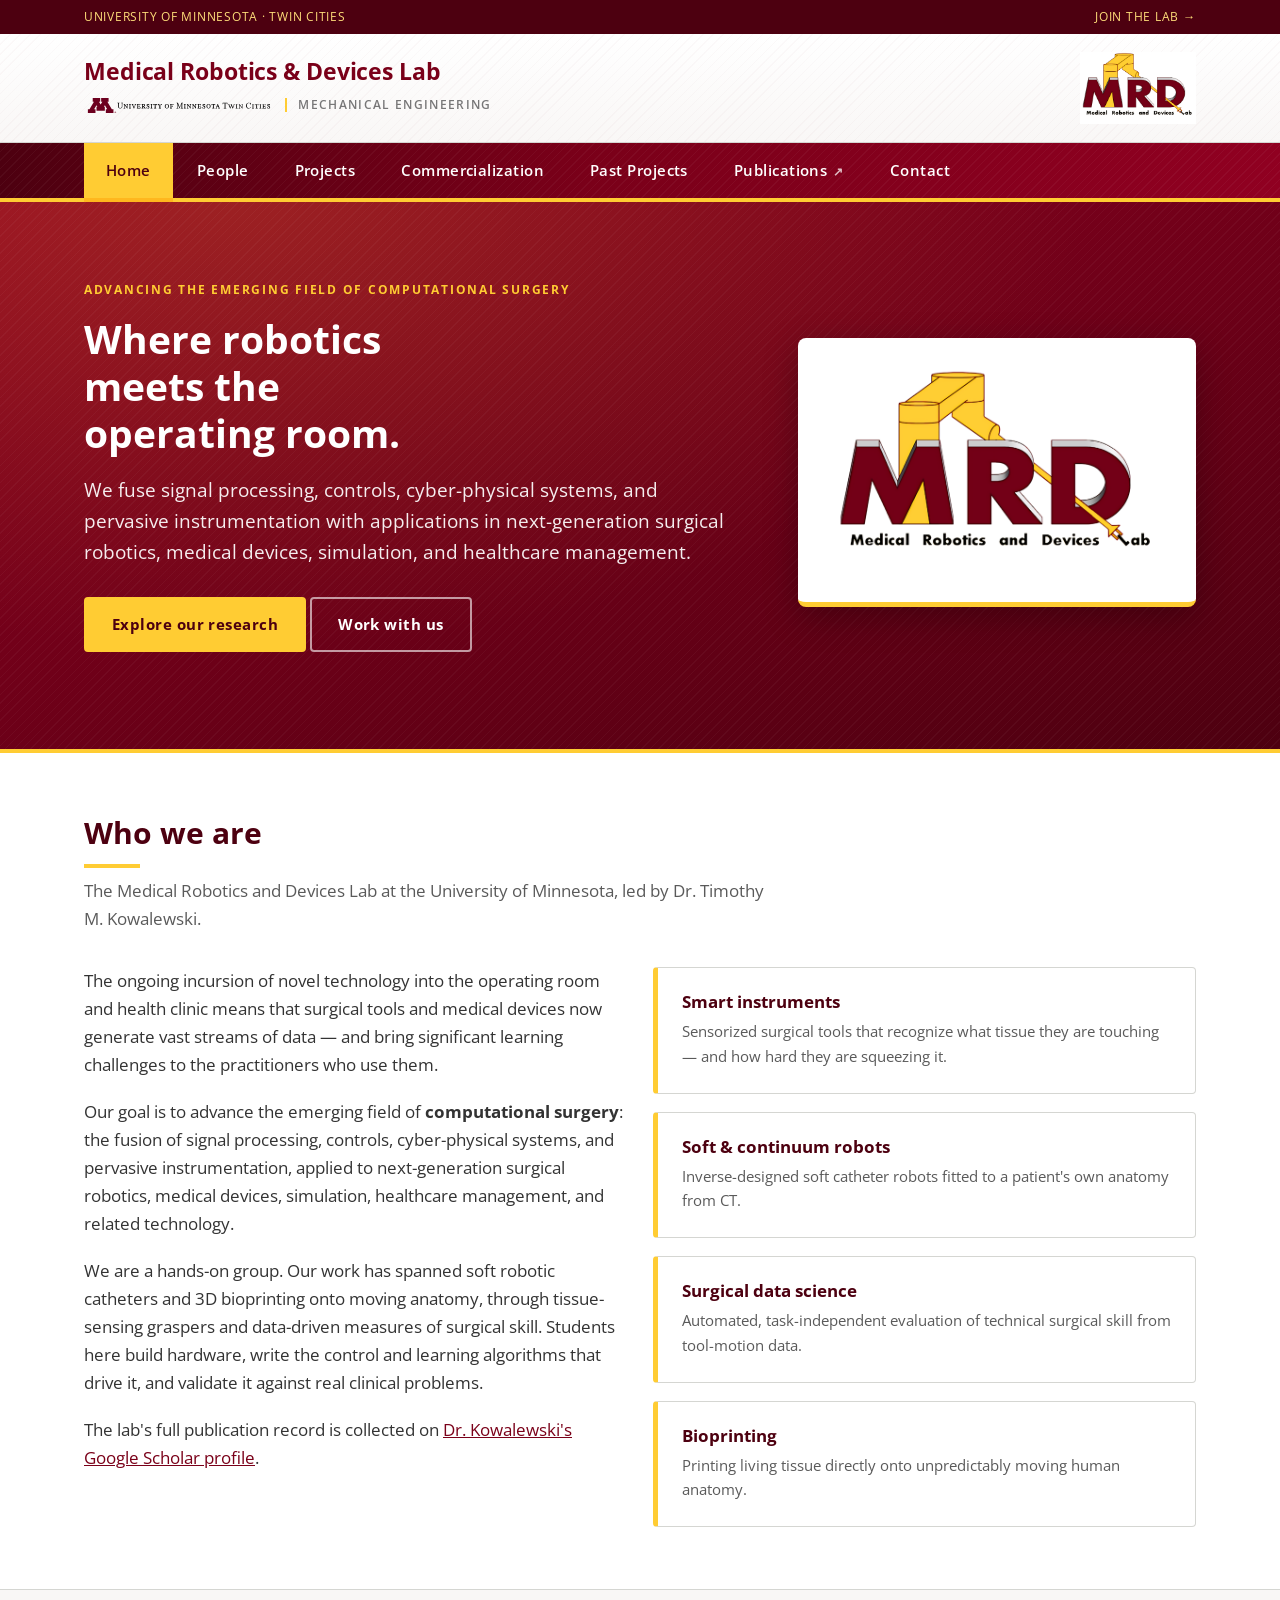
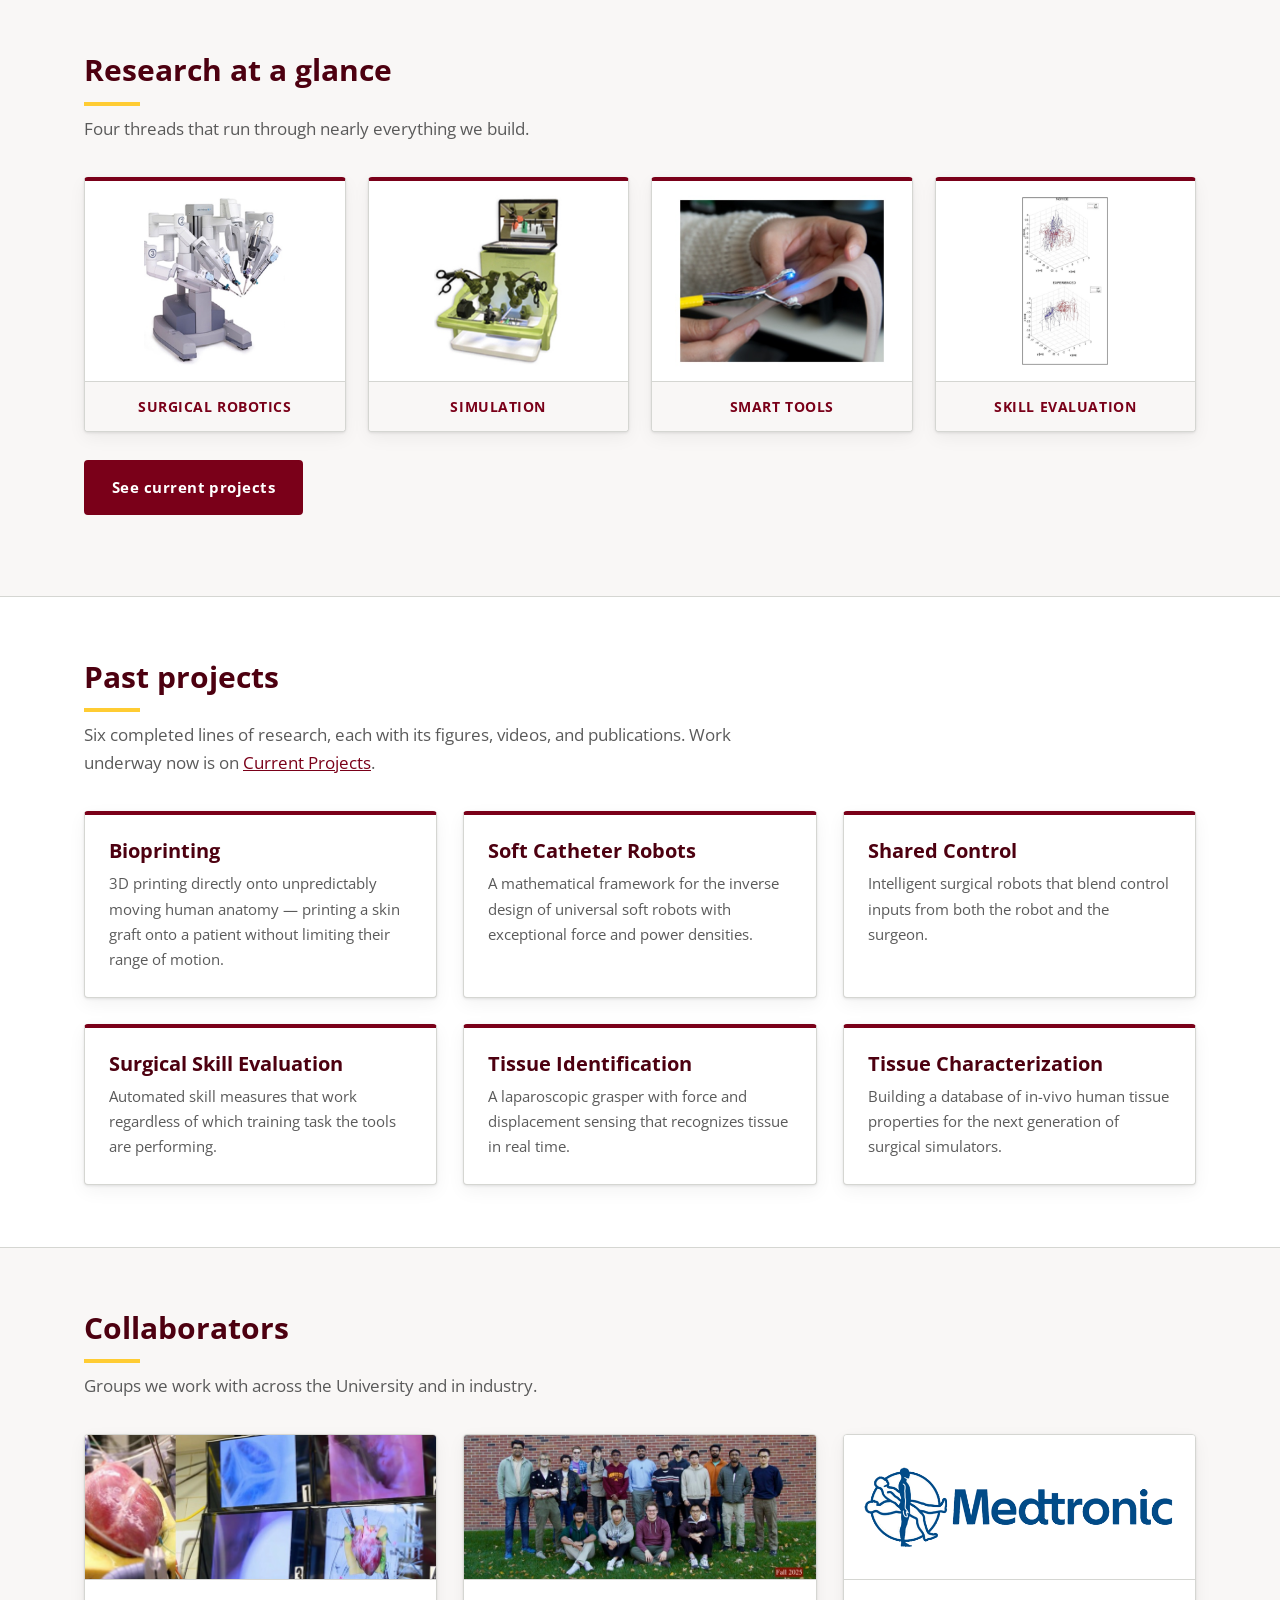
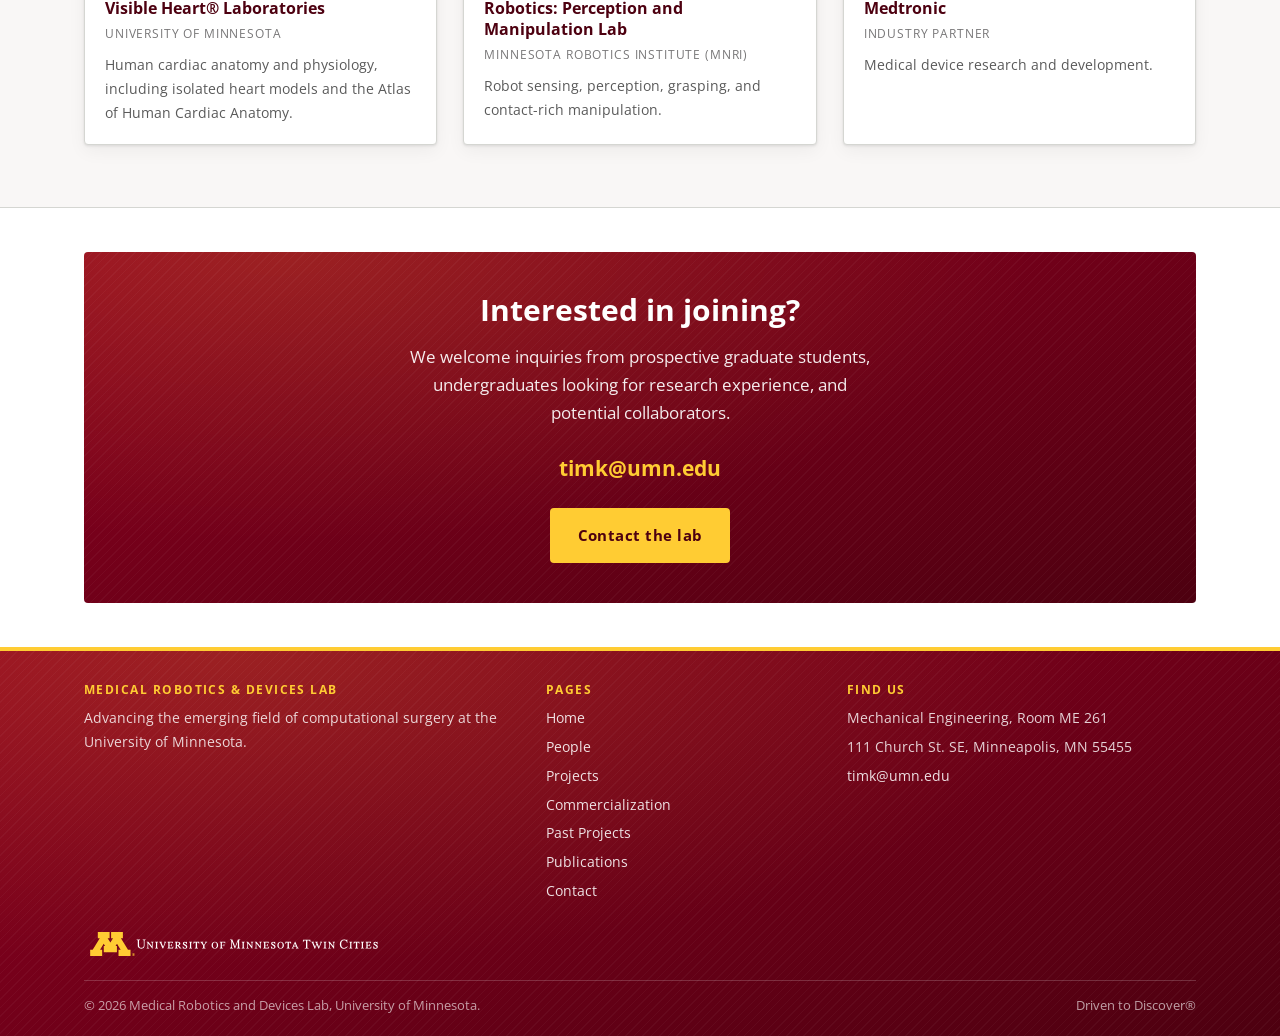
<file: index.html>
<!DOCTYPE html>
<html lang="en">
<head>
<meta charset="utf-8">
<meta name="viewport" content="width=device-width, initial-scale=1">
<title>Medical Robotics and Devices Lab | University of Minnesota</title>
<meta name="description" content="The Medical Robotics and Devices Lab at the University of Minnesota advances the emerging field of computational surgery — surgical robotics, medical devices, simulation, and smart instrumentation.">
<link rel="icon" href="images/shared/mrd-logo.png">
<link href="https://fonts.googleapis.com/css2?family=Open+Sans:wght@400;600;700&display=swap" rel="stylesheet">
<link rel="stylesheet" href="css/style.css?v=6757a9a8">
</head>
<body>

<a class="skip-link" href="#main">Skip to main content</a>

<!-- ============================================================ header -->
<div class="topbar">
  <div class="wrap">
    <span><a href="https://twin-cities.umn.edu/">University of Minnesota &middot; Twin Cities</a></span>
    <span><a href="contact.html">Join the lab &rarr;</a></span>
  </div>
</div>

<header class="masthead">
  <div class="wrap">
    <div class="brand">
      <a class="title" href="index.html">Medical Robotics &amp; Devices Lab</a>
      <span class="sub">
        <a class="umn" href="https://cse.umn.edu/"
           aria-label="University of Minnesota College of Science and Engineering">
          <img src="images/shared/umn-wordmark-light.svg"
               alt="University of Minnesota Twin Cities" width="190" height="23">
        </a>
        <a class="dept" href="https://cse.umn.edu/me">Mechanical Engineering</a>
      </span>
    </div>
    <a class="brand-logo" href="index.html" aria-label="MRD Lab home">
      <img src="images/shared/mrd-logo.png" alt="Medical Robotics and Devices Lab logo">
    </a>
  </div>
</header>

<div class="navbar">
  <div class="wrap">
    <button class="nav-toggle" aria-expanded="false" aria-controls="primary-nav">Menu</button>
    <nav class="nav" id="primary-nav" aria-label="Primary">
      <ul>
        <li><a href="index.html" aria-current="page">Home</a></li>
        <li><a href="people.html">People</a></li>
        <li><a href="projects.html">Projects</a></li>
        <li><a href="commercialization.html">Commercialization</a></li>
        <li><a href="past-projects.html">Past Projects</a></li>
        <li><a href="https://scholar.google.com/citations?user=cNrTOccAAAAJ&amp;hl=en&amp;view_op=list_works&amp;sortby=pubdate"
               target="_blank" rel="noopener">Publications</a></li>
        <li><a href="contact.html">Contact</a></li>
      </ul>
    </nav>
  </div>
</div>

<main id="main">

  <!-- ============================================================= hero -->
  <div class="hero textured">
    <div class="wrap hero-grid">
      <div class="hero-text">
        <span class="kicker">Advancing the emerging field of computational surgery</span>
        <h1>Where robotics meets the operating room.</h1>
        <p class="lede">
          We fuse signal processing, controls, cyber-physical systems, and pervasive
          instrumentation with applications in next-generation surgical robotics,
          medical devices, simulation, and healthcare management.
        </p>
        <p>
          <a class="btn btn-gold" href="projects.html">Explore our research</a>
          <a class="btn btn-ghost" href="contact.html">Work with us</a>
        </p>
      </div>
      <div class="hero-mark">
        <img src="images/shared/mrd-logo.png"
             alt="Medical Robotics and Devices Lab logo" width="340" height="210">
      </div>
    </div>
  </div>

  <!-- ============================================================ about -->
  <section>
    <div class="wrap">
      <div class="section-head">
        <h2>Who we are</h2>
        <p>
          The Medical Robotics and Devices Lab at the University of Minnesota,
          led by Dr. Timothy M. Kowalewski.
        </p>
      </div>

      <div class="grid grid-2">
        <div>
          <p>
            The ongoing incursion of novel technology into the operating room and
            health clinic means that surgical tools and medical devices now generate
            vast streams of data &mdash; and bring significant learning challenges to
            the practitioners who use them.
          </p>
          <p>
            Our goal is to advance the emerging field of <strong>computational
            surgery</strong>: the fusion of signal processing, controls, cyber-physical
            systems, and pervasive instrumentation, applied to next-generation
            surgical robotics, medical devices, simulation, healthcare management,
            and related technology.
          </p>
          <p>
            We are a hands-on group. Our work has spanned soft robotic catheters
            and 3D bioprinting onto moving anatomy, through tissue-sensing graspers
            and data-driven measures of surgical skill. Students here build hardware,
            write the control and learning algorithms that drive it, and validate
            it against real clinical problems.
          </p>
          <p>
            The lab's full publication record is collected on
            <a href="https://scholar.google.com/citations?user=cNrTOccAAAAJ&amp;hl=en&amp;view_op=list_works&amp;sortby=pubdate"
               target="_blank" rel="noopener">Dr. Kowalewski's Google Scholar profile</a>.
          </p>
        </div>

        <div class="grid" style="gap:18px; align-content:start;">
          <div class="tile">
            <h3>Smart instruments</h3>
            <p>Sensorized surgical tools that recognize what tissue they are touching &mdash; and how hard they are squeezing it.</p>
          </div>
          <div class="tile">
            <h3>Soft &amp; continuum robots</h3>
            <p>Inverse-designed soft catheter robots fitted to a patient's own anatomy from CT.</p>
          </div>
          <div class="tile">
            <h3>Surgical data science</h3>
            <p>Automated, task-independent evaluation of technical surgical skill from tool-motion data.</p>
          </div>
          <div class="tile">
            <h3>Bioprinting</h3>
            <p>Printing living tissue directly onto unpredictably moving human anatomy.</p>
          </div>
        </div>
      </div>
    </div>
  </section>

  <!-- ================================================== research strip -->
  <section class="alt">
    <div class="wrap">
      <div class="section-head">
        <h2>Research at a glance</h2>
        <p>Four threads that run through nearly everything we build.</p>
      </div>
      <!-- The four labels used to be baked into a single banner image, which
           fails WCAG 1.4.5 (Images of Text). They are real text now. -->
      <div class="research-grid">
        <figure class="research-item">
          <span class="shot">
            <img src="images/home/research/surgical-robotics.jpg" width="425" height="520"
                 alt="A da Vinci surgical robot with four articulated instrument arms" loading="lazy">
          </span>
          <figcaption>Surgical Robotics</figcaption>
        </figure>
        <figure class="research-item">
          <span class="shot">
            <img src="images/home/research/simulation.jpg" width="388" height="520"
                 alt="A benchtop laparoscopic simulation trainer with instruments and a laptop display"
                 loading="lazy">
          </span>
          <figcaption>Simulation</figcaption>
        </figure>
        <figure class="research-item">
          <span class="shot">
            <img src="images/home/research/smart-tools.jpg" width="520" height="417"
                 alt="A hand holding an instrumented surgical tool with a lit sensor tip against soft tissue"
                 loading="lazy">
          </span>
          <figcaption>Smart Tools</figcaption>
        </figure>
        <figure class="research-item">
          <span class="shot">
            <img src="images/home/research/skill-evaluation.png" width="271" height="520"
                 alt="Two 3D plots of surgical tool trajectories, one labelled novice and one experienced, the novice paths visibly more scattered"
                 loading="lazy">
          </span>
          <figcaption>Skill Evaluation</figcaption>
        </figure>
      </div>

      <p style="margin-top:28px;">
        <a class="btn btn-maroon" href="projects.html">See current projects</a>
      </p>
    </div>
  </section>

  <!-- ============================================== featured projects -->
  <section>
    <div class="wrap">
      <div class="section-head">
        <h2>Past projects</h2>
        <p>
          Six completed lines of research, each with its figures, videos, and
          publications. Work underway now is on
          <a href="projects.html">Current Projects</a>.
        </p>
      </div>

      <div class="grid grid-3">
        <article class="card">
          <div class="card-body">
            <h3><a href="past-projects.html#bioprinting">Bioprinting</a></h3>
            <p>3D printing directly onto unpredictably moving human anatomy &mdash; printing a skin graft onto a patient without limiting their range of motion.</p>
          </div>
        </article>
        <article class="card">
          <div class="card-body">
            <h3><a href="past-projects.html#soft-catheter-robots">Soft Catheter Robots</a></h3>
            <p>A mathematical framework for the inverse design of universal soft robots with exceptional force and power densities.</p>
          </div>
        </article>
        <article class="card">
          <div class="card-body">
            <h3><a href="past-projects.html#shared-control">Shared Control</a></h3>
            <p>Intelligent surgical robots that blend control inputs from both the robot and the surgeon.</p>
          </div>
        </article>
        <article class="card">
          <div class="card-body">
            <h3><a href="past-projects.html#surgical-skill-evaluation">Surgical Skill Evaluation</a></h3>
            <p>Automated skill measures that work regardless of which training task the tools are performing.</p>
          </div>
        </article>
        <article class="card">
          <div class="card-body">
            <h3><a href="past-projects.html#tissue-identification">Tissue Identification</a></h3>
            <p>A laparoscopic grasper with force and displacement sensing that recognizes tissue in real time.</p>
          </div>
        </article>
        <article class="card">
          <div class="card-body">
            <h3><a href="past-projects.html#tissue-characterization">Tissue Characterization</a></h3>
            <p>Building a database of in-vivo human tissue properties for the next generation of surgical simulators.</p>
          </div>
        </article>
      </div>
    </div>
  </section>

  <!-- ===================================================== collaborators -->
  <section class="alt">
    <div class="wrap">
      <div class="section-head">
        <h2>Collaborators</h2>
        <p>Groups we work with across the University and in industry.</p>
      </div>

      <div class="collab-grid">

        <a class="collab" href="https://med.umn.edu/vhlab" target="_blank" rel="noopener">
          <span class="logo photo">
            <img src="images/collaborators/visible-heart-laboratory.jpg"
                 alt="An isolated heart on the Visible Heart Laboratories apparatus, with imaging monitors behind it"
                 loading="lazy"
                 data-fallback-text="Visible Heart&reg; Laboratories">
          </span>
          <span class="body">
            <span class="name">Visible Heart&reg; Laboratories</span>
            <span class="where">University of Minnesota</span>
            <span class="what">Human cardiac anatomy and physiology, including isolated
              heart models and the Atlas of Human Cardiac Anatomy.</span>
          </span>
        </a>

        <a class="collab" href="https://rpm-lab.github.io/" target="_blank" rel="noopener">
          <span class="logo photo">
            <img src="images/collaborators/rpm-lab.jpg"
                 alt="The RPM Lab group, autumn 2025"
                 loading="lazy"
                 data-fallback-text="RPM Lab">
          </span>
          <span class="body">
            <span class="name">Robotics: Perception and Manipulation Lab</span>
            <span class="where">Minnesota Robotics Institute (MnRI)</span>
            <span class="what">Robot sensing, perception, grasping, and
              contact-rich manipulation.</span>
          </span>
        </a>

        <a class="collab" href="https://www.medtronic.com" target="_blank" rel="noopener">
          <span class="logo">
            <img src="images/collaborators/medtronic.png"
                 alt="Medtronic" width="600" height="163" loading="lazy"
                 data-fallback-text="Medtronic">
          </span>
          <span class="body">
            <span class="name">Medtronic</span>
            <span class="where">Industry partner</span>
            <span class="what">Medical device research and development.</span>
          </span>
        </a>

      </div>
    </div>
  </section>

  <!-- =============================================================== CTA -->
  <section class="tight">
    <div class="wrap">
      <div class="contact-cta textured">
        <h2>Interested in joining?</h2>
        <p>
          We welcome inquiries from prospective graduate students, undergraduates
          looking for research experience, and potential collaborators.
        </p>
        <a class="email" href="mailto:timk@umn.edu">timk@umn.edu</a><br>
        <a class="btn btn-gold" href="contact.html">Contact the lab</a>
      </div>
    </div>
  </section>

</main>

<!-- ============================================================ footer -->
<footer class="site-footer textured">
  <div class="wrap">
    <div class="footer-grid">
      <div>
        <h4>Medical Robotics &amp; Devices Lab</h4>
        <p style="margin:0 0 10px;">
          Advancing the emerging field of computational surgery at the
          University of Minnesota.
        </p>
      </div>
      <div>
        <h4>Pages</h4>
        <ul>
          <li><a href="index.html">Home</a></li>
          <li><a href="people.html">People</a></li>
          <li><a href="projects.html">Projects</a></li>
          <li><a href="commercialization.html">Commercialization</a></li>
          <li><a href="past-projects.html">Past Projects</a></li>
          <li><a href="https://scholar.google.com/citations?user=cNrTOccAAAAJ&amp;hl=en&amp;view_op=list_works&amp;sortby=pubdate" target="_blank" rel="noopener">Publications</a></li>
          <li><a href="contact.html">Contact</a></li>
        </ul>
      </div>
      <div>
        <h4>Find us</h4>
        <ul>
          <li>Mechanical Engineering, Room ME 261</li>
          <li>111 Church St. SE, Minneapolis, MN 55455</li>
          <li><a href="mailto:timk@umn.edu">timk@umn.edu</a></li>
        </ul>
      </div>
    </div>
      <div class="footer-umn">
        <img src="images/shared/umn-wordmark-reversed.svg"
             alt="University of Minnesota, Twin Cities" width="300" height="36">
      </div>
    <div class="footer-bottom">
      <span>&copy; <span id="year">2026</span> Medical Robotics and Devices Lab, University of Minnesota.</span>
      <span>Driven to Discover&reg;</span>
    </div>
  </div>
</footer>

<script src="js/site.js?v=86cdca7e"></script>
<script>document.getElementById('year').textContent = new Date().getFullYear();</script>
</body>
</html>
</file>
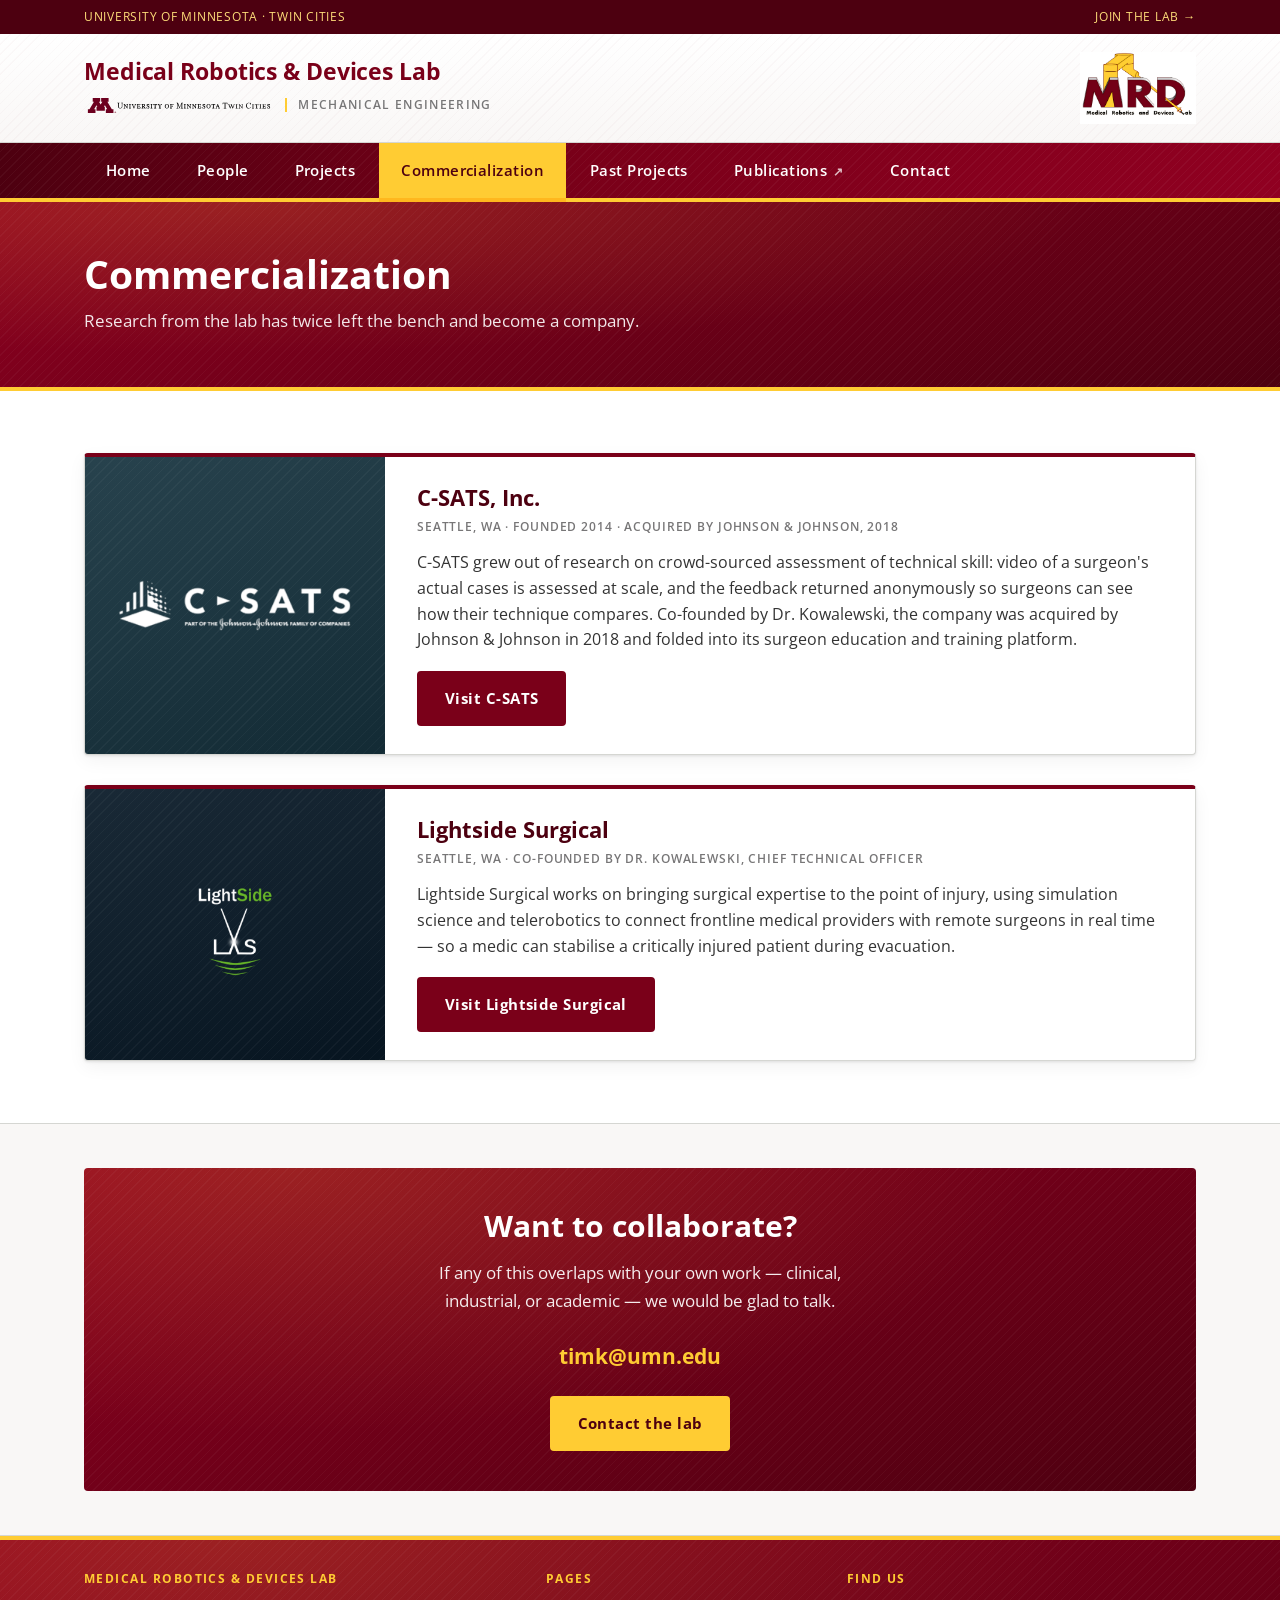
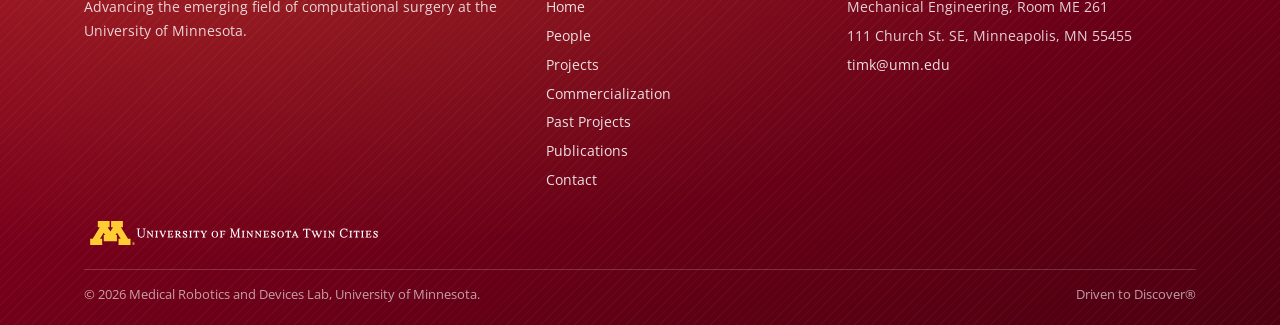
<file: commercialization.html>
<!DOCTYPE html>
<html lang="en">
<head>
<meta charset="utf-8">
<meta name="viewport" content="width=device-width, initial-scale=1">
<title>Commercialization | Medical Robotics and Devices Lab</title>
<meta name="description" content="Companies spun out of research from the Medical Robotics and Devices Lab at the University of Minnesota.">
<link rel="icon" href="images/shared/mrd-logo.png">
<link href="https://fonts.googleapis.com/css2?family=Open+Sans:wght@400;600;700&display=swap" rel="stylesheet">
<link rel="stylesheet" href="css/style.css?v=6757a9a8">
</head>
<body>

<a class="skip-link" href="#main">Skip to main content</a>

<div class="topbar">
  <div class="wrap">
    <span><a href="https://twin-cities.umn.edu/">University of Minnesota &middot; Twin Cities</a></span>
    <span><a href="contact.html">Join the lab &rarr;</a></span>
  </div>
</div>

<header class="masthead">
  <div class="wrap">
    <div class="brand">
      <a class="title" href="index.html">Medical Robotics &amp; Devices Lab</a>
      <span class="sub">
        <a class="umn" href="https://cse.umn.edu/"
           aria-label="University of Minnesota College of Science and Engineering">
          <img src="images/shared/umn-wordmark-light.svg"
               alt="University of Minnesota Twin Cities" width="190" height="23">
        </a>
        <a class="dept" href="https://cse.umn.edu/me">Mechanical Engineering</a>
      </span>
    </div>
    <a class="brand-logo" href="index.html" aria-label="MRD Lab home">
      <img src="images/shared/mrd-logo.png" alt="Medical Robotics and Devices Lab logo">
    </a>
  </div>
</header>

<div class="navbar">
  <div class="wrap">
    <button class="nav-toggle" aria-expanded="false" aria-controls="primary-nav">Menu</button>
    <nav class="nav" id="primary-nav" aria-label="Primary">
      <ul>
        <li><a href="index.html">Home</a></li>
        <li><a href="people.html">People</a></li>
        <li><a href="projects.html">Projects</a></li>
        <li><a href="commercialization.html" aria-current="page">Commercialization</a></li>
        <li><a href="past-projects.html">Past Projects</a></li>
        <li><a href="https://scholar.google.com/citations?user=cNrTOccAAAAJ&amp;hl=en&amp;view_op=list_works&amp;sortby=pubdate"
               target="_blank" rel="noopener">Publications</a></li>
        <li><a href="contact.html">Contact</a></li>
      </ul>
    </nav>
  </div>
</div>

<main id="main">

  <div class="page-head textured">
    <div class="wrap">
      <h1>Commercialization</h1>
      <p>
        Research from the lab has twice left the bench and become a company.
      </p>
    </div>
  </div>

  <section>
    <div class="wrap">
      <!-- Two entries, written directly here. Copy an <article class="venture">
           block to add another. Logos live in images/commercialization/.

           NOTE: both descriptions below were drafted from public sources
           (each company's own site and press coverage) as a starting point.
           Replace them with the lab's own wording when you have it. -->
      <div class="venture-list">

        <article class="venture">
          <a class="logo csats" href="https://www.csats.com/" target="_blank" rel="noopener">
            <img src="images/commercialization/csats.png"
                 alt="C-SATS" width="600" height="134" loading="lazy">
          </a>
          <div class="venture-body">
            <h2>C-SATS, Inc.</h2>
            <p class="meta">Seattle, WA &middot; Founded 2014 &middot; Acquired by Johnson &amp; Johnson, 2018</p>
            <p>
              C-SATS grew out of research on crowd-sourced assessment of technical
              skill: video of a surgeon's actual cases is assessed at scale, and the
              feedback returned anonymously so surgeons can see how their technique
              compares. Co-founded by Dr. Kowalewski, the company was acquired by
              Johnson &amp; Johnson in 2018 and folded into its surgeon education
              and training platform.
            </p>
            <p class="venture-links">
              <a class="btn btn-maroon" href="https://www.csats.com/" target="_blank" rel="noopener">Visit C-SATS</a>
            </p>
          </div>
        </article>

        <article class="venture">
          <a class="logo lightside" href="https://www.lightsidesurgical.com/" target="_blank" rel="noopener">
            <img src="images/commercialization/lightside-surgical.png"
                 alt="Lightside Surgical" width="400" height="400" loading="lazy">
          </a>
          <div class="venture-body">
            <h2>Lightside Surgical</h2>
            <p class="meta">Seattle, WA &middot; Co-founded by Dr. Kowalewski, Chief Technical Officer</p>
            <p>
              Lightside Surgical works on bringing surgical expertise to the point of
              injury, using simulation science and telerobotics to connect frontline
              medical providers with remote surgeons in real time &mdash; so a medic
              can stabilise a critically injured patient during evacuation.
            </p>
            <p class="venture-links">
              <a class="btn btn-maroon" href="https://www.lightsidesurgical.com/" target="_blank" rel="noopener">Visit Lightside Surgical</a>
            </p>
          </div>
        </article>

      </div>
    </div>
  </section>

  <!-- ============================================================== CTA -->
  <section class="tight alt">
    <div class="wrap">
      <div class="contact-cta textured">
        <h2>Want to collaborate?</h2>
        <p>
          If any of this overlaps with your own work &mdash; clinical, industrial, or
          academic &mdash; we would be glad to talk.
        </p>
        <a class="email" href="mailto:timk@umn.edu">timk@umn.edu</a><br>
        <a class="btn btn-gold" href="contact.html">Contact the lab</a>
      </div>
    </div>
  </section>

</main>

<footer class="site-footer textured">
  <div class="wrap">
    <div class="footer-grid">
      <div>
        <h4>Medical Robotics &amp; Devices Lab</h4>
        <p style="margin:0 0 10px;">
          Advancing the emerging field of computational surgery at the
          University of Minnesota.
        </p>
      </div>
      <div>
        <h4>Pages</h4>
        <ul>
          <li><a href="index.html">Home</a></li>
          <li><a href="people.html">People</a></li>
          <li><a href="projects.html">Projects</a></li>
          <li><a href="commercialization.html">Commercialization</a></li>
          <li><a href="past-projects.html">Past Projects</a></li>
          <li><a href="https://scholar.google.com/citations?user=cNrTOccAAAAJ&amp;hl=en&amp;view_op=list_works&amp;sortby=pubdate" target="_blank" rel="noopener">Publications</a></li>
          <li><a href="contact.html">Contact</a></li>
        </ul>
      </div>
      <div>
        <h4>Find us</h4>
        <ul>
          <li>Mechanical Engineering, Room ME 261</li>
          <li>111 Church St. SE, Minneapolis, MN 55455</li>
          <li><a href="mailto:timk@umn.edu">timk@umn.edu</a></li>
        </ul>
      </div>
    </div>
      <div class="footer-umn">
        <img src="images/shared/umn-wordmark-reversed.svg"
             alt="University of Minnesota, Twin Cities" width="300" height="36">
      </div>
    <div class="footer-bottom">
      <span>&copy; <span id="year">2026</span> Medical Robotics and Devices Lab, University of Minnesota.</span>
      <span>Driven to Discover&reg;</span>
    </div>
  </div>
</footer>

<script src="js/site.js?v=86cdca7e"></script>
<script>document.getElementById('year').textContent = new Date().getFullYear();</script>
</body>
</html>
</file>
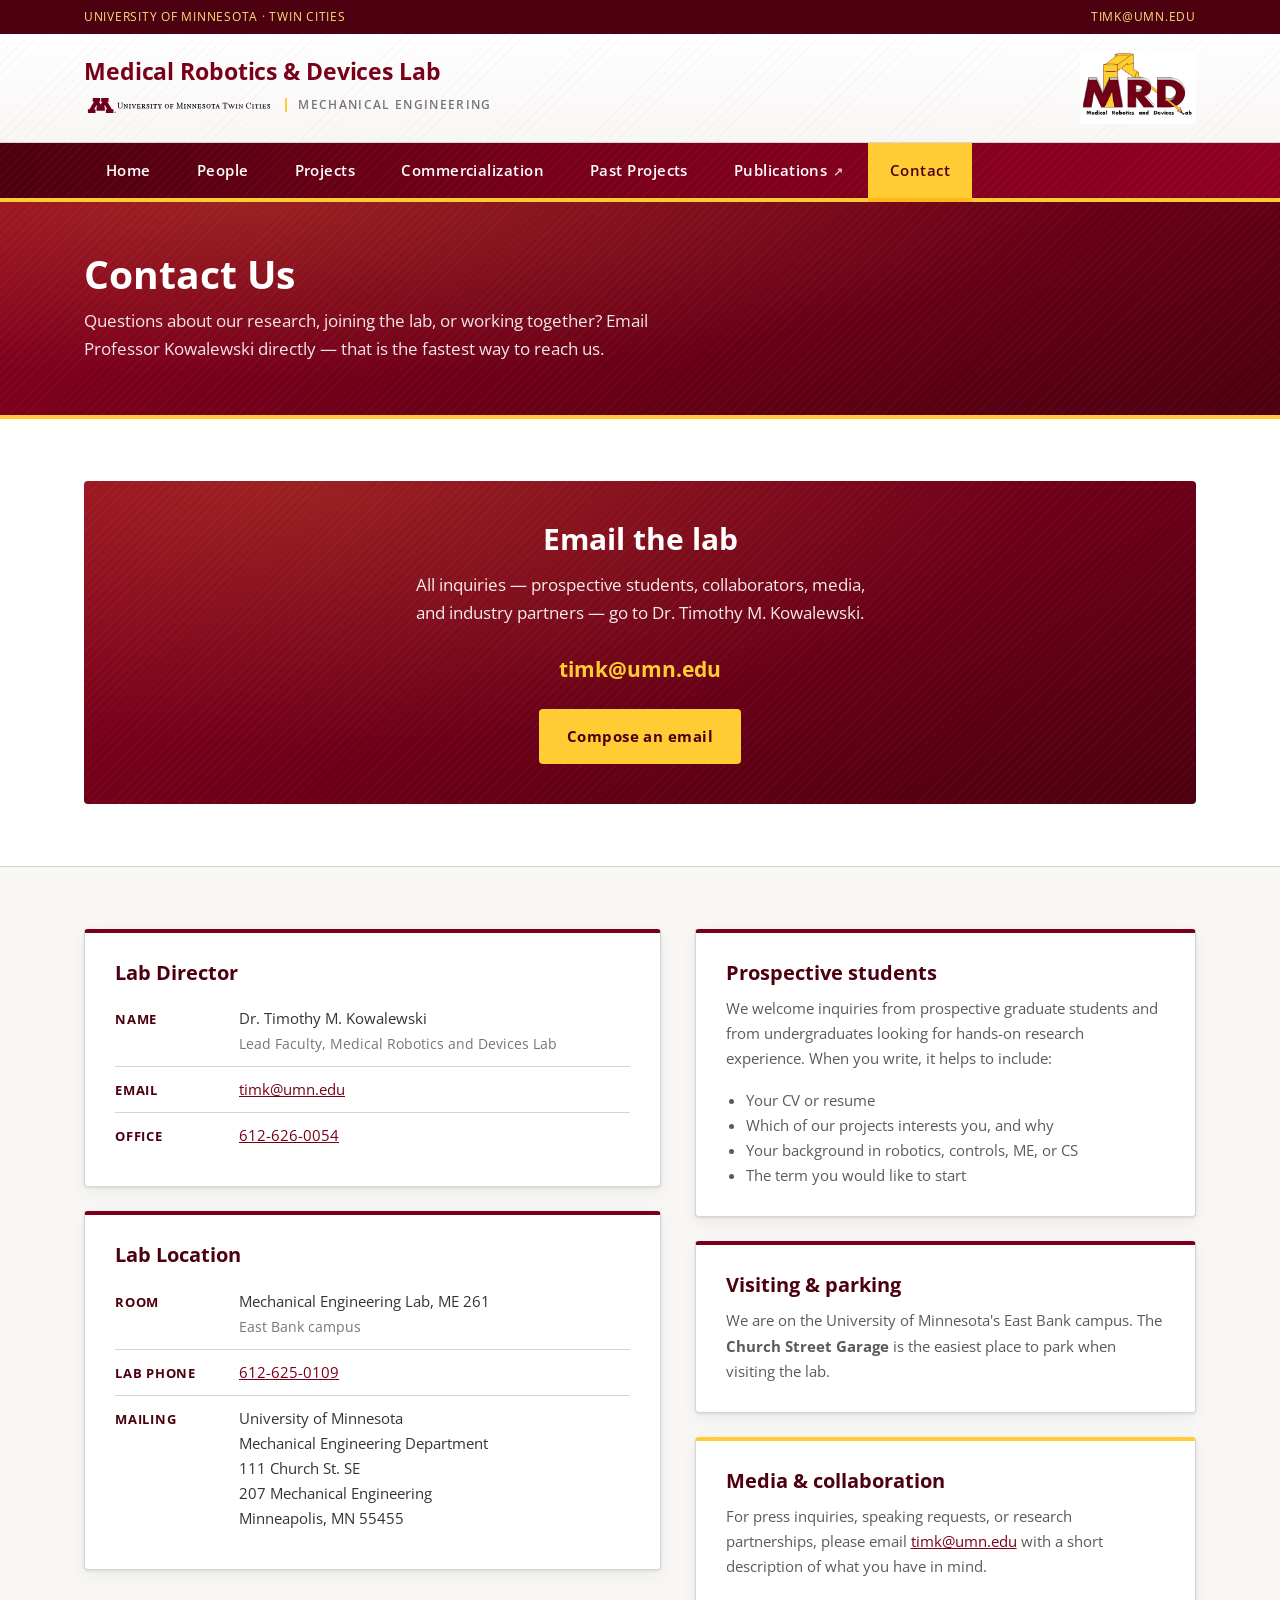
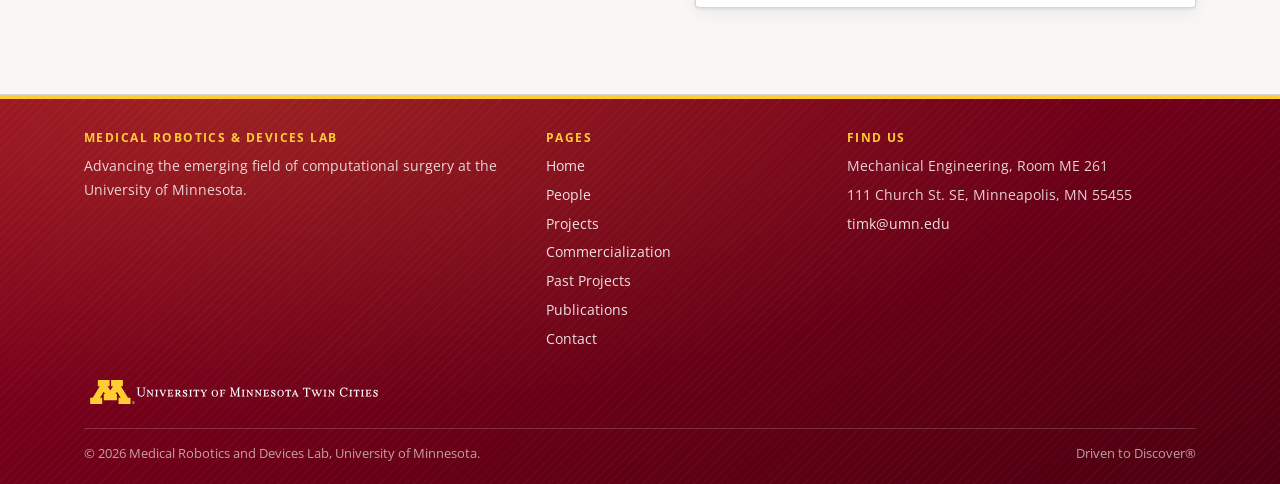
<file: contact.html>
<!DOCTYPE html>
<html lang="en">
<head>
<meta charset="utf-8">
<meta name="viewport" content="width=device-width, initial-scale=1">
<title>Contact | Medical Robotics and Devices Lab</title>
<meta name="description" content="Contact the Medical Robotics and Devices Lab at the University of Minnesota. Email Professor Timothy Kowalewski at timk@umn.edu.">
<link rel="icon" href="images/shared/mrd-logo.png">
<link href="https://fonts.googleapis.com/css2?family=Open+Sans:wght@400;600;700&display=swap" rel="stylesheet">
<link rel="stylesheet" href="css/style.css?v=6757a9a8">
</head>
<body>

<a class="skip-link" href="#main">Skip to main content</a>

<div class="topbar">
  <div class="wrap">
    <span><a href="https://twin-cities.umn.edu/">University of Minnesota &middot; Twin Cities</a></span>
    <span><a href="mailto:timk@umn.edu">timk@umn.edu</a></span>
  </div>
</div>

<header class="masthead">
  <div class="wrap">
    <div class="brand">
      <a class="title" href="index.html">Medical Robotics &amp; Devices Lab</a>
      <span class="sub">
        <a class="umn" href="https://cse.umn.edu/"
           aria-label="University of Minnesota College of Science and Engineering">
          <img src="images/shared/umn-wordmark-light.svg"
               alt="University of Minnesota Twin Cities" width="190" height="23">
        </a>
        <a class="dept" href="https://cse.umn.edu/me">Mechanical Engineering</a>
      </span>
    </div>
    <a class="brand-logo" href="index.html" aria-label="MRD Lab home">
      <img src="images/shared/mrd-logo.png" alt="Medical Robotics and Devices Lab logo">
    </a>
  </div>
</header>

<div class="navbar">
  <div class="wrap">
    <button class="nav-toggle" aria-expanded="false" aria-controls="primary-nav">Menu</button>
    <nav class="nav" id="primary-nav" aria-label="Primary">
      <ul>
        <li><a href="index.html">Home</a></li>
        <li><a href="people.html">People</a></li>
        <li><a href="projects.html">Projects</a></li>
        <li><a href="commercialization.html">Commercialization</a></li>
        <li><a href="past-projects.html">Past Projects</a></li>
        <li><a href="https://scholar.google.com/citations?user=cNrTOccAAAAJ&amp;hl=en&amp;view_op=list_works&amp;sortby=pubdate"
               target="_blank" rel="noopener">Publications</a></li>
        <li><a href="contact.html" aria-current="page">Contact</a></li>
      </ul>
    </nav>
  </div>
</div>

<main id="main">

  <div class="page-head textured">
    <div class="wrap">
      <h1>Contact Us</h1>
      <p>
        Questions about our research, joining the lab, or working together?
        Email Professor Kowalewski directly &mdash; that is the fastest way to
        reach us.
      </p>
    </div>
  </div>

  <!-- ======================================================= primary CTA -->
  <section>
    <div class="wrap">
      <div class="contact-cta textured">
        <h2>Email the lab</h2>
        <p>
          All inquiries &mdash; prospective students, collaborators, media, and
          industry partners &mdash; go to Dr. Timothy M. Kowalewski.
        </p>
        <a class="email" href="mailto:timk@umn.edu">timk@umn.edu</a><br>
        <a class="btn btn-gold" href="mailto:timk@umn.edu?subject=MRD%20Lab%20Inquiry">
          Compose an email
        </a>
      </div>
    </div>
  </section>

  <!-- ===================================================== details + tips -->
  <section class="alt">
    <div class="wrap">
      <div class="contact-grid">

        <div>
          <div class="info-block">
            <h3>Lab Director</h3>
            <ul class="detail-list">
              <li>
                <span class="label">Name</span>
                <span>Dr. Timothy M. Kowalewski<br>
                  <span style="color:var(--ink-faint); font-size:.9rem;">
                    Lead Faculty, Medical Robotics and Devices Lab
                  </span>
                </span>
              </li>
              <li>
                <span class="label">Email</span>
                <span><a href="mailto:timk@umn.edu">timk@umn.edu</a></span>
              </li>
              <li>
                <span class="label">Office</span>
                <span><a href="tel:+16126260054">612-626-0054</a></span>
              </li>
            </ul>
          </div>

          <div class="info-block">
            <h3>Lab Location</h3>
            <ul class="detail-list">
              <li>
                <span class="label">Room</span>
                <span>Mechanical Engineering Lab, ME 261<br>
                  <span style="color:var(--ink-faint); font-size:.9rem;">
                    East Bank campus
                  </span>
                </span>
              </li>
              <li>
                <span class="label">Lab phone</span>
                <span><a href="tel:+16126250109">612-625-0109</a></span>
              </li>
              <li>
                <span class="label">Mailing</span>
                <span>
                  <address>
                    University of Minnesota<br>
                    Mechanical Engineering Department<br>
                    111 Church St. SE<br>
                    207 Mechanical Engineering<br>
                    Minneapolis, MN 55455
                  </address>
                </span>
              </li>
            </ul>
          </div>
        </div>

        <div>
          <div class="info-block">
            <h3>Prospective students</h3>
            <p style="font-size:.95rem; color:var(--ink-soft);">
              We welcome inquiries from prospective graduate students and from
              undergraduates looking for hands-on research experience. When you
              write, it helps to include:
            </p>
            <ul style="font-size:.95rem; color:var(--ink-soft); padding-left:20px; margin:0;">
              <li>Your CV or resume</li>
              <li>Which of our projects interests you, and why</li>
              <li>Your background in robotics, controls, ME, or CS</li>
              <li>The term you would like to start</li>
            </ul>
          </div>

          <div class="info-block">
            <h3>Visiting &amp; parking</h3>
            <p style="font-size:.95rem; color:var(--ink-soft); margin-bottom:0;">
              We are on the University of Minnesota's East Bank campus. The
              <strong>Church Street Garage</strong> is the easiest place to park
              when visiting the lab.
            </p>
          </div>

          <div class="info-block" style="border-top-color:var(--gold);">
            <h3>Media &amp; collaboration</h3>
            <p style="font-size:.95rem; color:var(--ink-soft); margin-bottom:0;">
              For press inquiries, speaking requests, or research partnerships,
              please email
              <a href="mailto:timk@umn.edu">timk@umn.edu</a>
              with a short description of what you have in mind.
            </p>
          </div>
        </div>

      </div>
    </div>
  </section>

</main>

<footer class="site-footer textured">
  <div class="wrap">
    <div class="footer-grid">
      <div>
        <h4>Medical Robotics &amp; Devices Lab</h4>
        <p style="margin:0 0 10px;">
          Advancing the emerging field of computational surgery at the
          University of Minnesota.
        </p>
      </div>
      <div>
        <h4>Pages</h4>
        <ul>
          <li><a href="index.html">Home</a></li>
          <li><a href="people.html">People</a></li>
          <li><a href="projects.html">Projects</a></li>
          <li><a href="commercialization.html">Commercialization</a></li>
          <li><a href="past-projects.html">Past Projects</a></li>
          <li><a href="https://scholar.google.com/citations?user=cNrTOccAAAAJ&amp;hl=en&amp;view_op=list_works&amp;sortby=pubdate" target="_blank" rel="noopener">Publications</a></li>
          <li><a href="contact.html">Contact</a></li>
        </ul>
      </div>
      <div>
        <h4>Find us</h4>
        <ul>
          <li>Mechanical Engineering, Room ME 261</li>
          <li>111 Church St. SE, Minneapolis, MN 55455</li>
          <li><a href="mailto:timk@umn.edu">timk@umn.edu</a></li>
        </ul>
      </div>
    </div>
      <div class="footer-umn">
        <img src="images/shared/umn-wordmark-reversed.svg"
             alt="University of Minnesota, Twin Cities" width="300" height="36">
      </div>
    <div class="footer-bottom">
      <span>&copy; <span id="year">2026</span> Medical Robotics and Devices Lab, University of Minnesota.</span>
      <span>Driven to Discover&reg;</span>
    </div>
  </div>
</footer>

<script src="js/site.js?v=86cdca7e"></script>
<script>document.getElementById('year').textContent = new Date().getFullYear();</script>
</body>
</html>
</file>
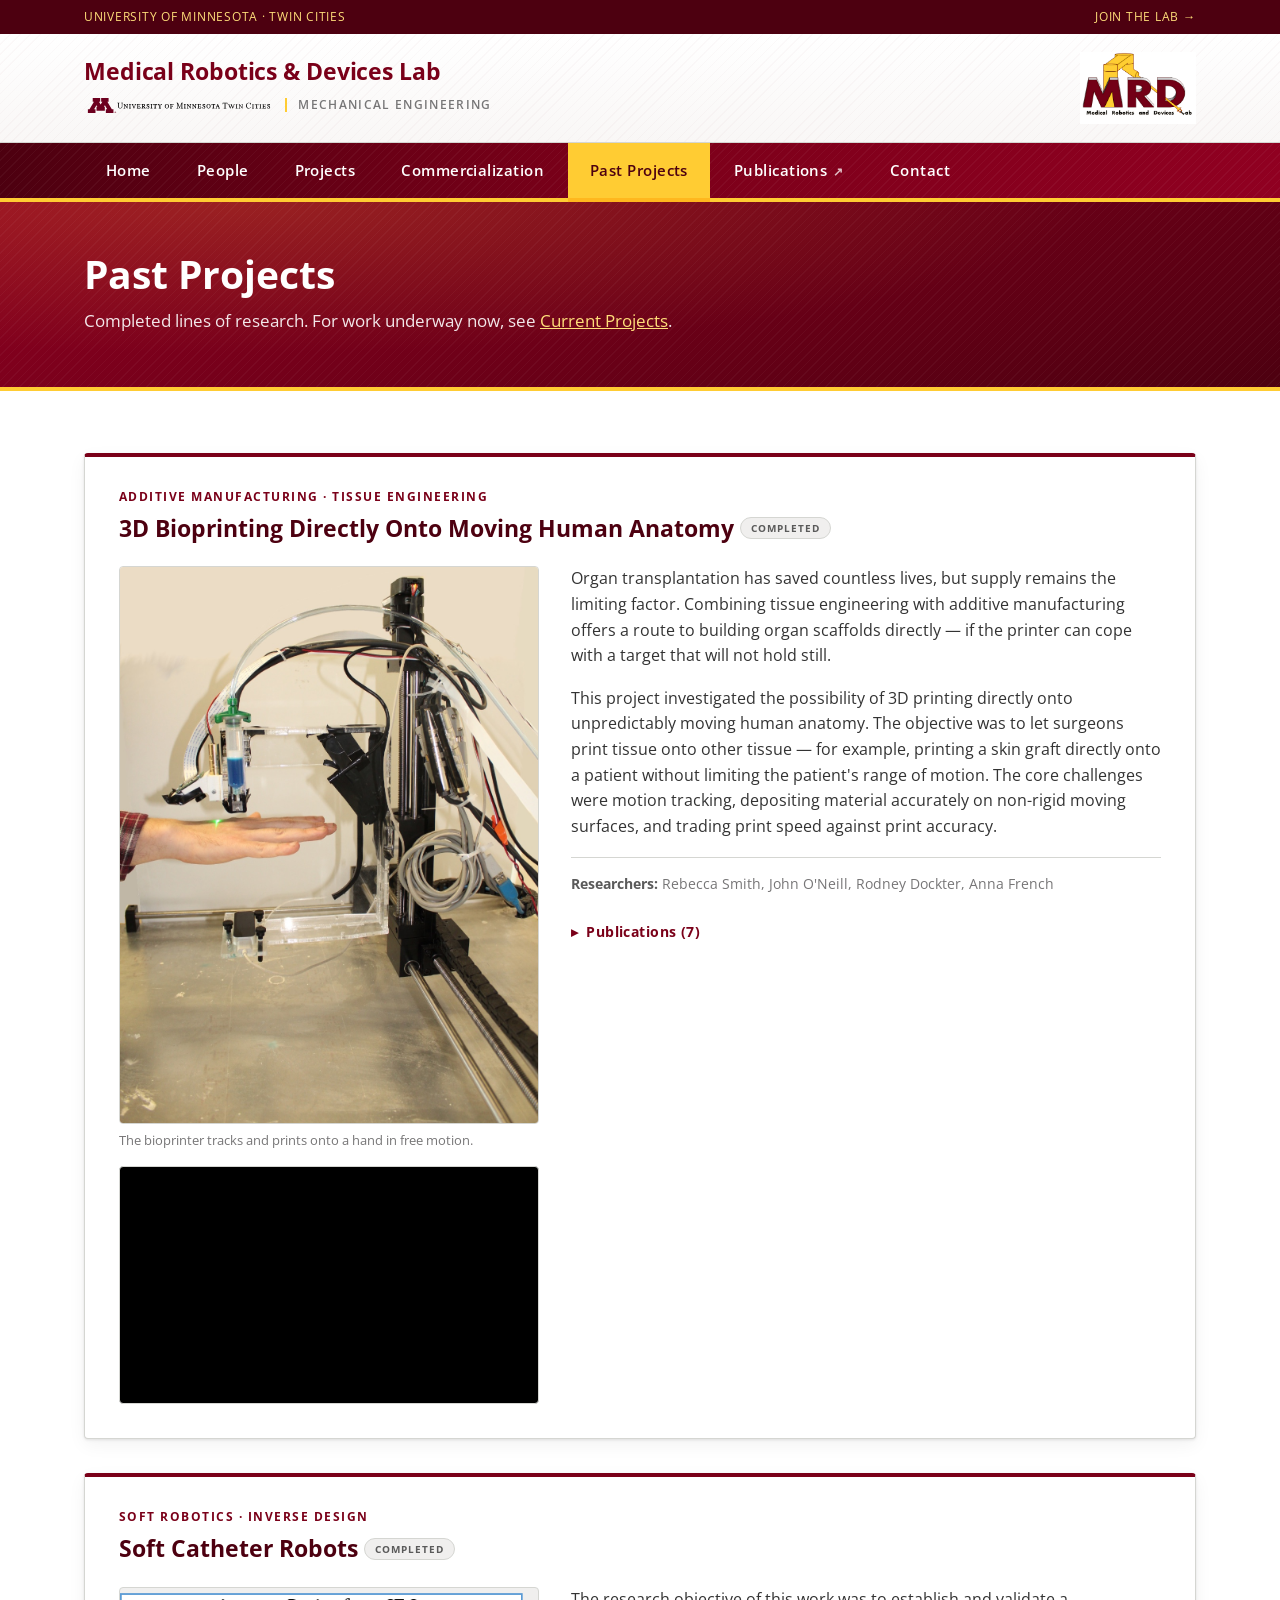
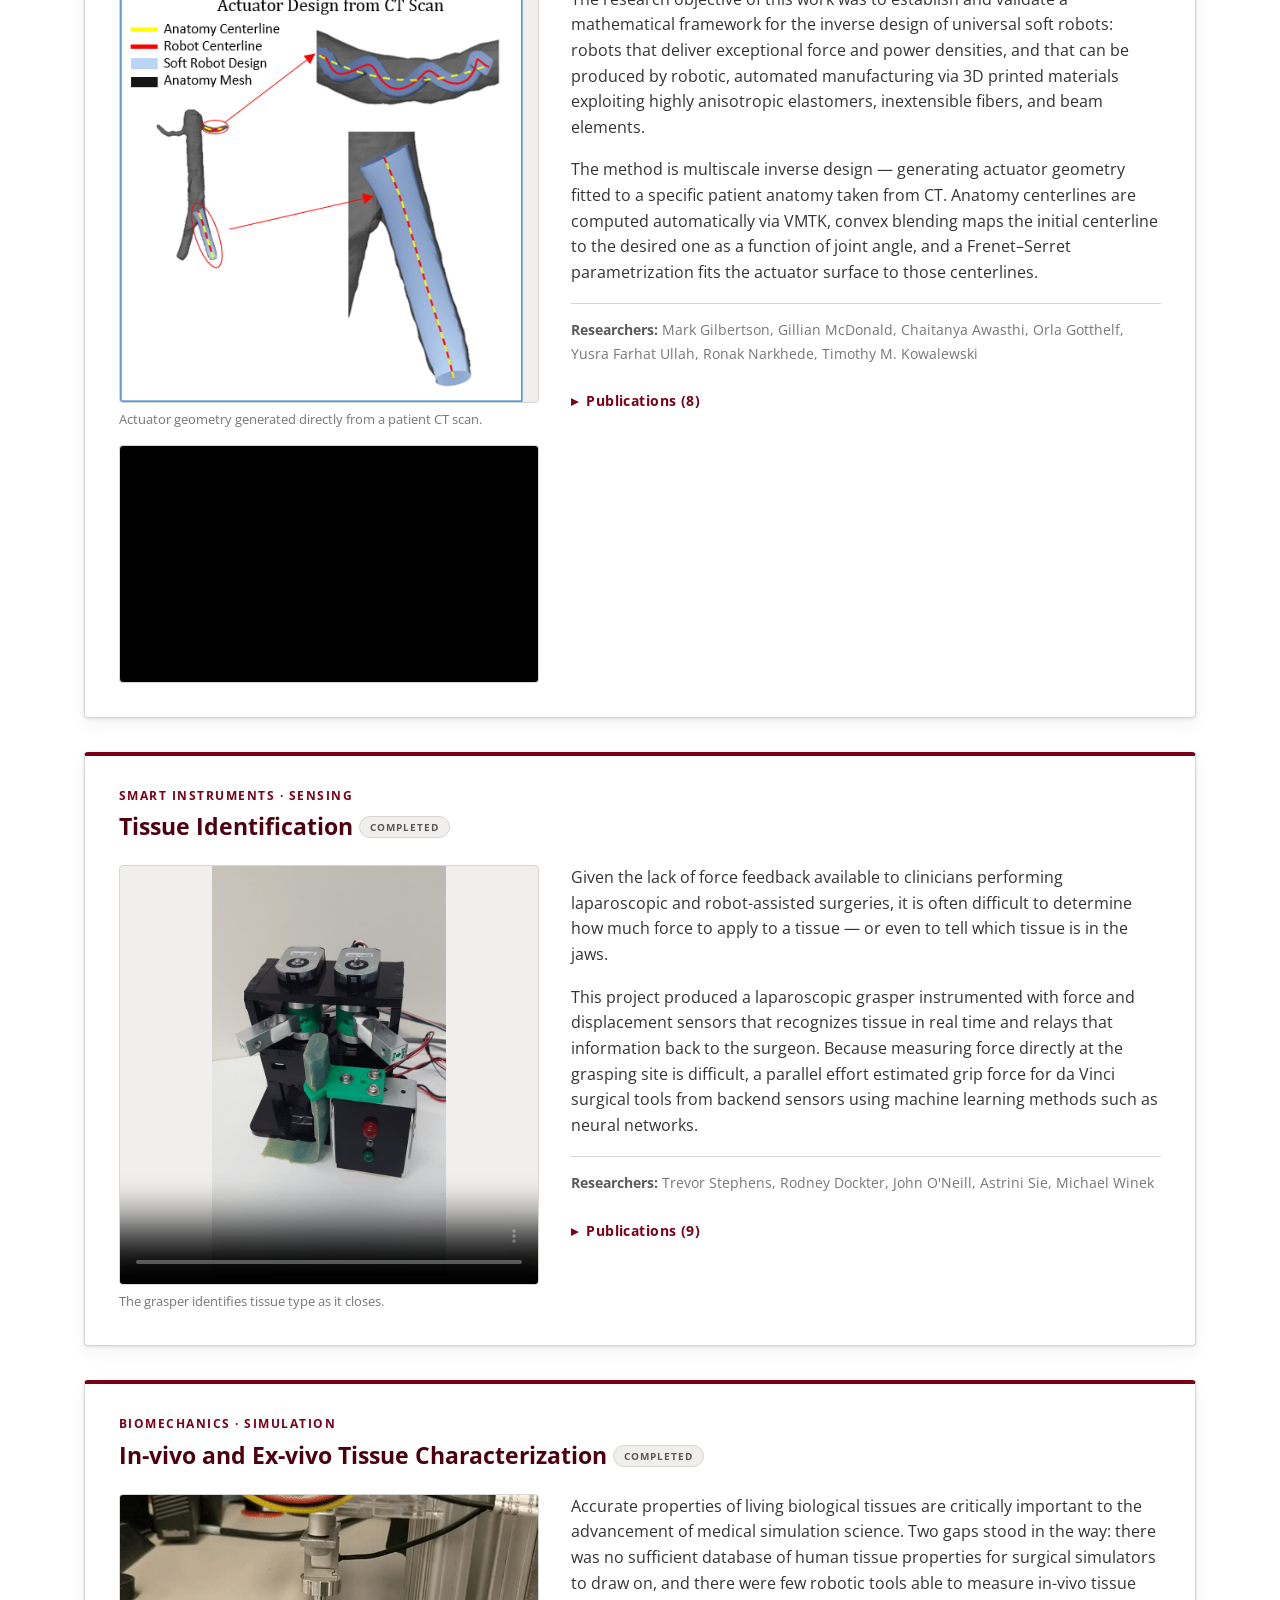
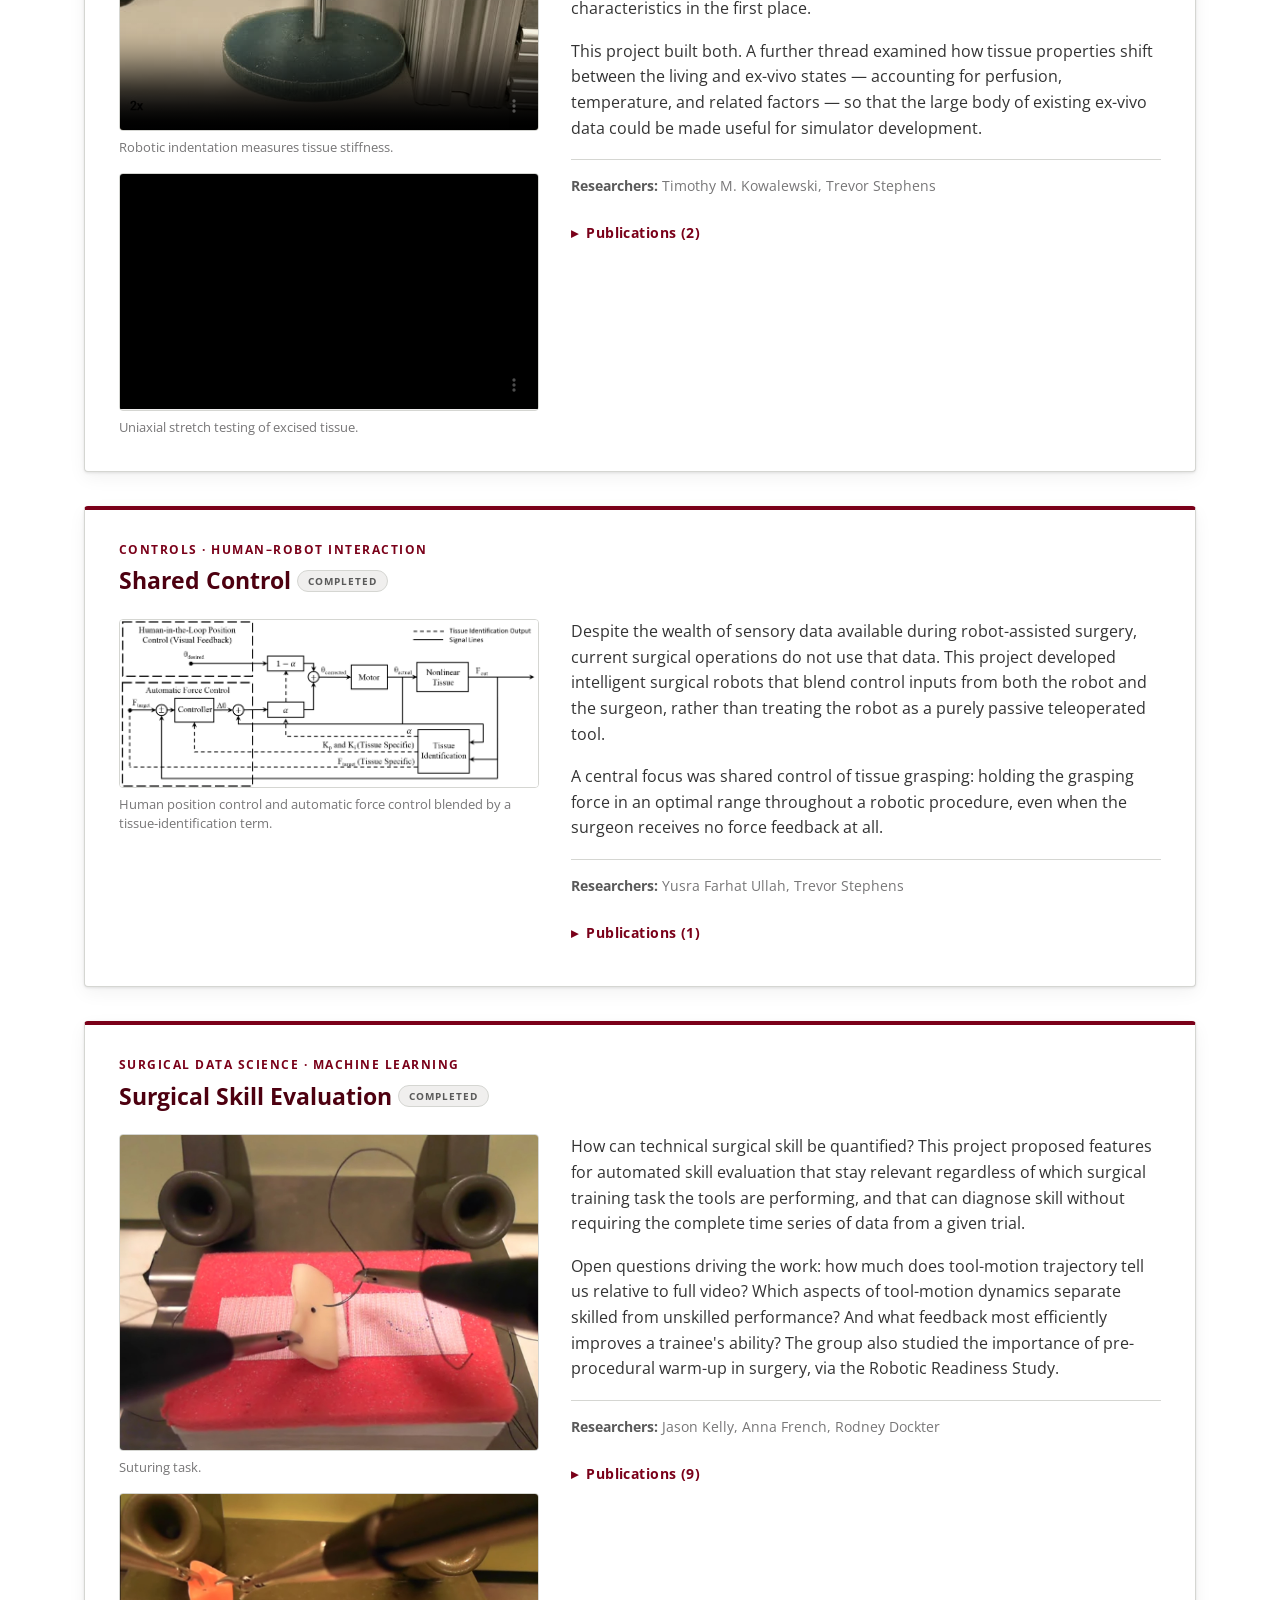
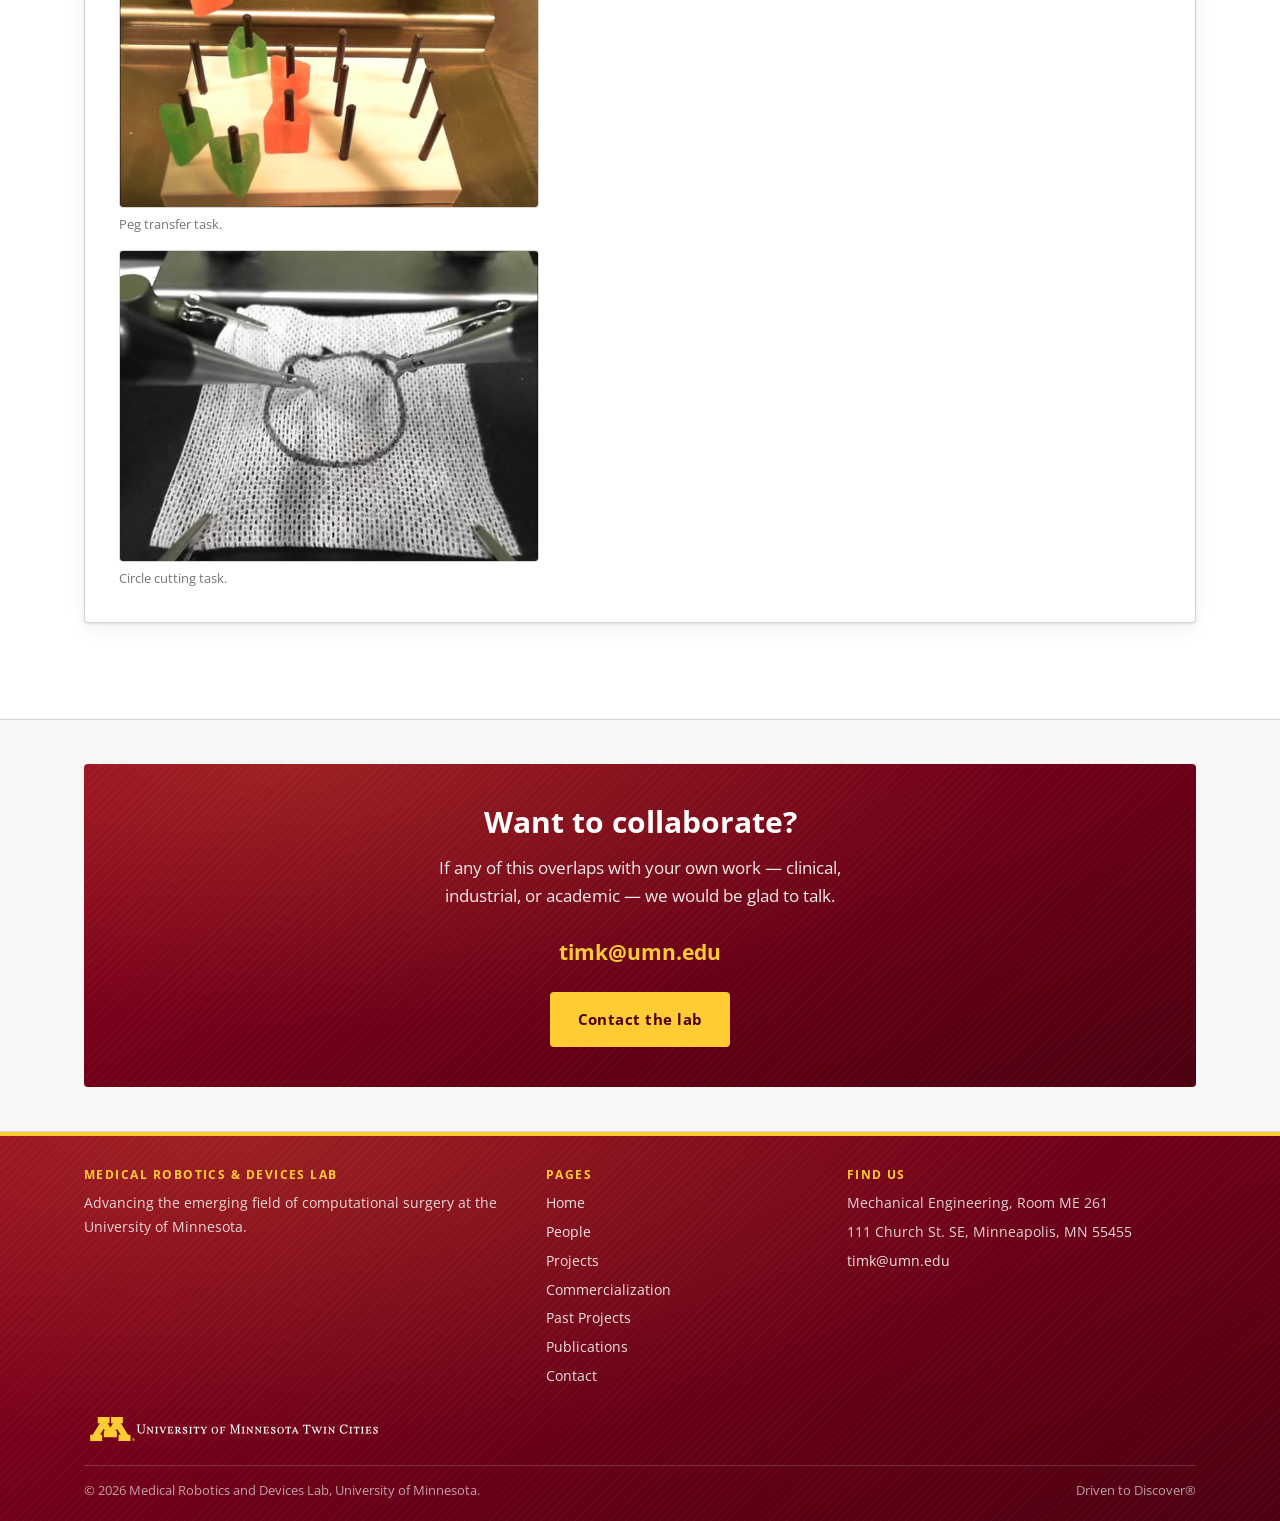
<file: past-projects.html>
<!DOCTYPE html>
<html lang="en">
<head>
<meta charset="utf-8">
<meta name="viewport" content="width=device-width, initial-scale=1">
<title>Past Projects | Medical Robotics and Devices Lab</title>
<meta name="description" content="Completed research projects from the Medical Robotics and Devices Lab: bioprinting, soft catheter robots, shared control, surgical skill evaluation, tissue identification, and tissue characterization.">
<link rel="icon" href="images/shared/mrd-logo.png">
<link href="https://fonts.googleapis.com/css2?family=Open+Sans:wght@400;600;700&display=swap" rel="stylesheet">
<link rel="stylesheet" href="css/style.css?v=6757a9a8">
</head>
<body>

<a class="skip-link" href="#main">Skip to main content</a>

<div class="topbar">
  <div class="wrap">
    <span><a href="https://twin-cities.umn.edu/">University of Minnesota &middot; Twin Cities</a></span>
    <span><a href="contact.html">Join the lab &rarr;</a></span>
  </div>
</div>

<header class="masthead">
  <div class="wrap">
    <div class="brand">
      <a class="title" href="index.html">Medical Robotics &amp; Devices Lab</a>
      <span class="sub">
        <a class="umn" href="https://cse.umn.edu/"
           aria-label="University of Minnesota College of Science and Engineering">
          <img src="images/shared/umn-wordmark-light.svg"
               alt="University of Minnesota Twin Cities" width="190" height="23">
        </a>
        <a class="dept" href="https://cse.umn.edu/me">Mechanical Engineering</a>
      </span>
    </div>
    <a class="brand-logo" href="index.html" aria-label="MRD Lab home">
      <img src="images/shared/mrd-logo.png" alt="Medical Robotics and Devices Lab logo">
    </a>
  </div>
</header>

<div class="navbar">
  <div class="wrap">
    <button class="nav-toggle" aria-expanded="false" aria-controls="primary-nav">Menu</button>
    <nav class="nav" id="primary-nav" aria-label="Primary">
      <ul>
        <li><a href="index.html">Home</a></li>
        <li><a href="people.html">People</a></li>
        <li><a href="projects.html">Projects</a></li>
        <li><a href="commercialization.html">Commercialization</a></li>
        <li><a href="past-projects.html" aria-current="page">Past Projects</a></li>
        <li><a href="https://scholar.google.com/citations?user=cNrTOccAAAAJ&amp;hl=en&amp;view_op=list_works&amp;sortby=pubdate"
               target="_blank" rel="noopener">Publications</a></li>
        <li><a href="contact.html">Contact</a></li>
      </ul>
    </nav>
  </div>
</div>

<main id="main">

  <div class="page-head textured">
    <div class="wrap">
      <h1>Past Projects</h1>
      <p>
        Completed lines of research. For work underway now, see
        <a href="projects.html" style="color:var(--gold-pale);">Current Projects</a>.
      </p>
    </div>
  </div>

  <section>
    <div class="wrap">
      <div id="projects-list" data-status="past"></div>

      <!-- Shown only if no project is marked past in projects/index.json -->
      <div id="projects-empty" class="empty-note" hidden>
        <p style="margin-bottom:0;">
          No completed projects are listed yet. See
          <a href="projects.html">Current Projects</a> for work underway.
        </p>
      </div>
    </div>
  </section>

  <!-- ============================================================== CTA -->
  <section class="tight alt">
    <div class="wrap">
      <div class="contact-cta textured">
        <h2>Want to collaborate?</h2>
        <p>
          If any of this overlaps with your own work &mdash; clinical, industrial, or
          academic &mdash; we would be glad to talk.
        </p>
        <a class="email" href="mailto:timk@umn.edu">timk@umn.edu</a><br>
        <a class="btn btn-gold" href="contact.html">Contact the lab</a>
      </div>
    </div>
  </section>

</main>

<footer class="site-footer textured">
  <div class="wrap">
    <div class="footer-grid">
      <div>
        <h4>Medical Robotics &amp; Devices Lab</h4>
        <p style="margin:0 0 10px;">
          Advancing the emerging field of computational surgery at the
          University of Minnesota.
        </p>
      </div>
      <div>
        <h4>Pages</h4>
        <ul>
          <li><a href="index.html">Home</a></li>
          <li><a href="people.html">People</a></li>
          <li><a href="projects.html">Projects</a></li>
          <li><a href="commercialization.html">Commercialization</a></li>
          <li><a href="past-projects.html">Past Projects</a></li>
          <li><a href="https://scholar.google.com/citations?user=cNrTOccAAAAJ&amp;hl=en&amp;view_op=list_works&amp;sortby=pubdate" target="_blank" rel="noopener">Publications</a></li>
          <li><a href="contact.html">Contact</a></li>
        </ul>
      </div>
      <div>
        <h4>Find us</h4>
        <ul>
          <li>Mechanical Engineering, Room ME 261</li>
          <li>111 Church St. SE, Minneapolis, MN 55455</li>
          <li><a href="mailto:timk@umn.edu">timk@umn.edu</a></li>
        </ul>
      </div>
    </div>
      <div class="footer-umn">
        <img src="images/shared/umn-wordmark-reversed.svg"
             alt="University of Minnesota, Twin Cities" width="300" height="36">
      </div>
    <div class="footer-bottom">
      <span>&copy; <span id="year">2026</span> Medical Robotics and Devices Lab, University of Minnesota.</span>
      <span>Driven to Discover&reg;</span>
    </div>
  </div>
</footer>

<script src="js/site.js?v=86cdca7e"></script>
<script src="js/projects-render.js?v=89f27fb7"></script>
<script>document.getElementById('year').textContent = new Date().getFullYear();</script>
</body>
</html>
</file>
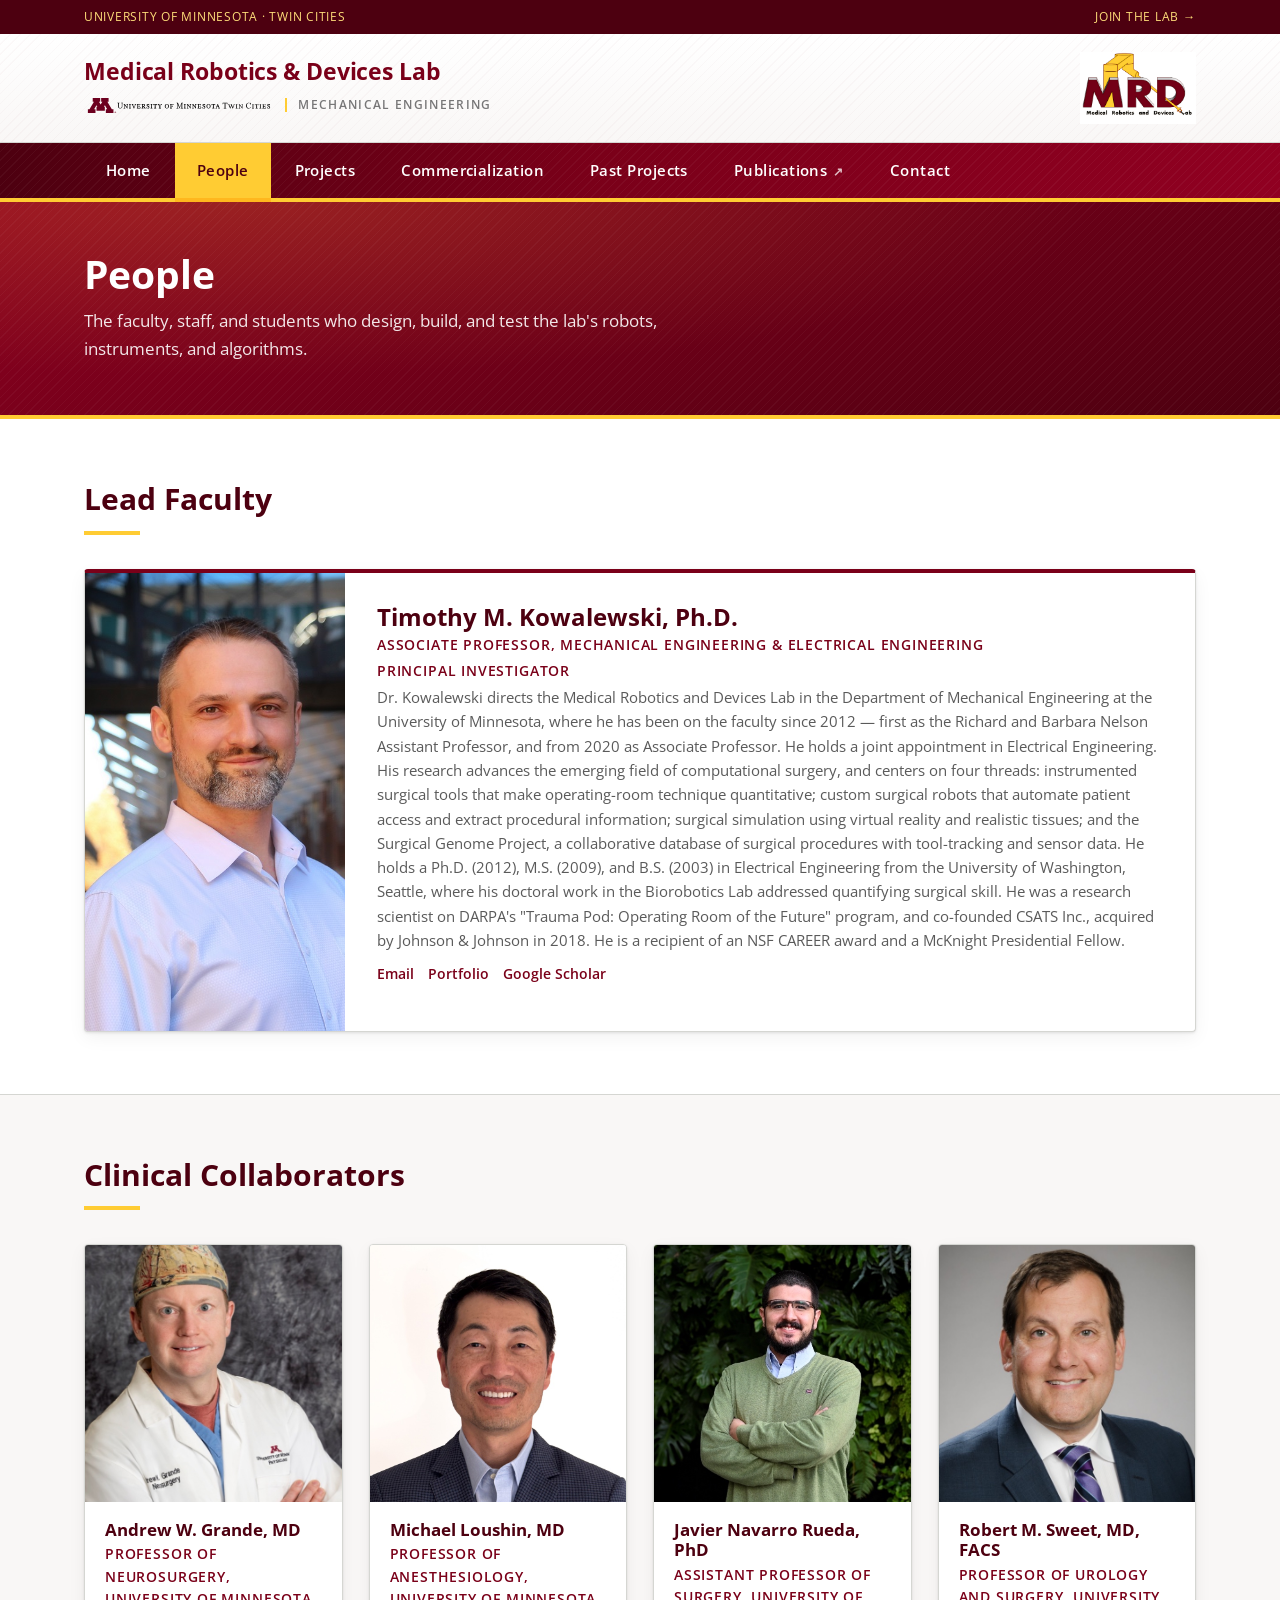
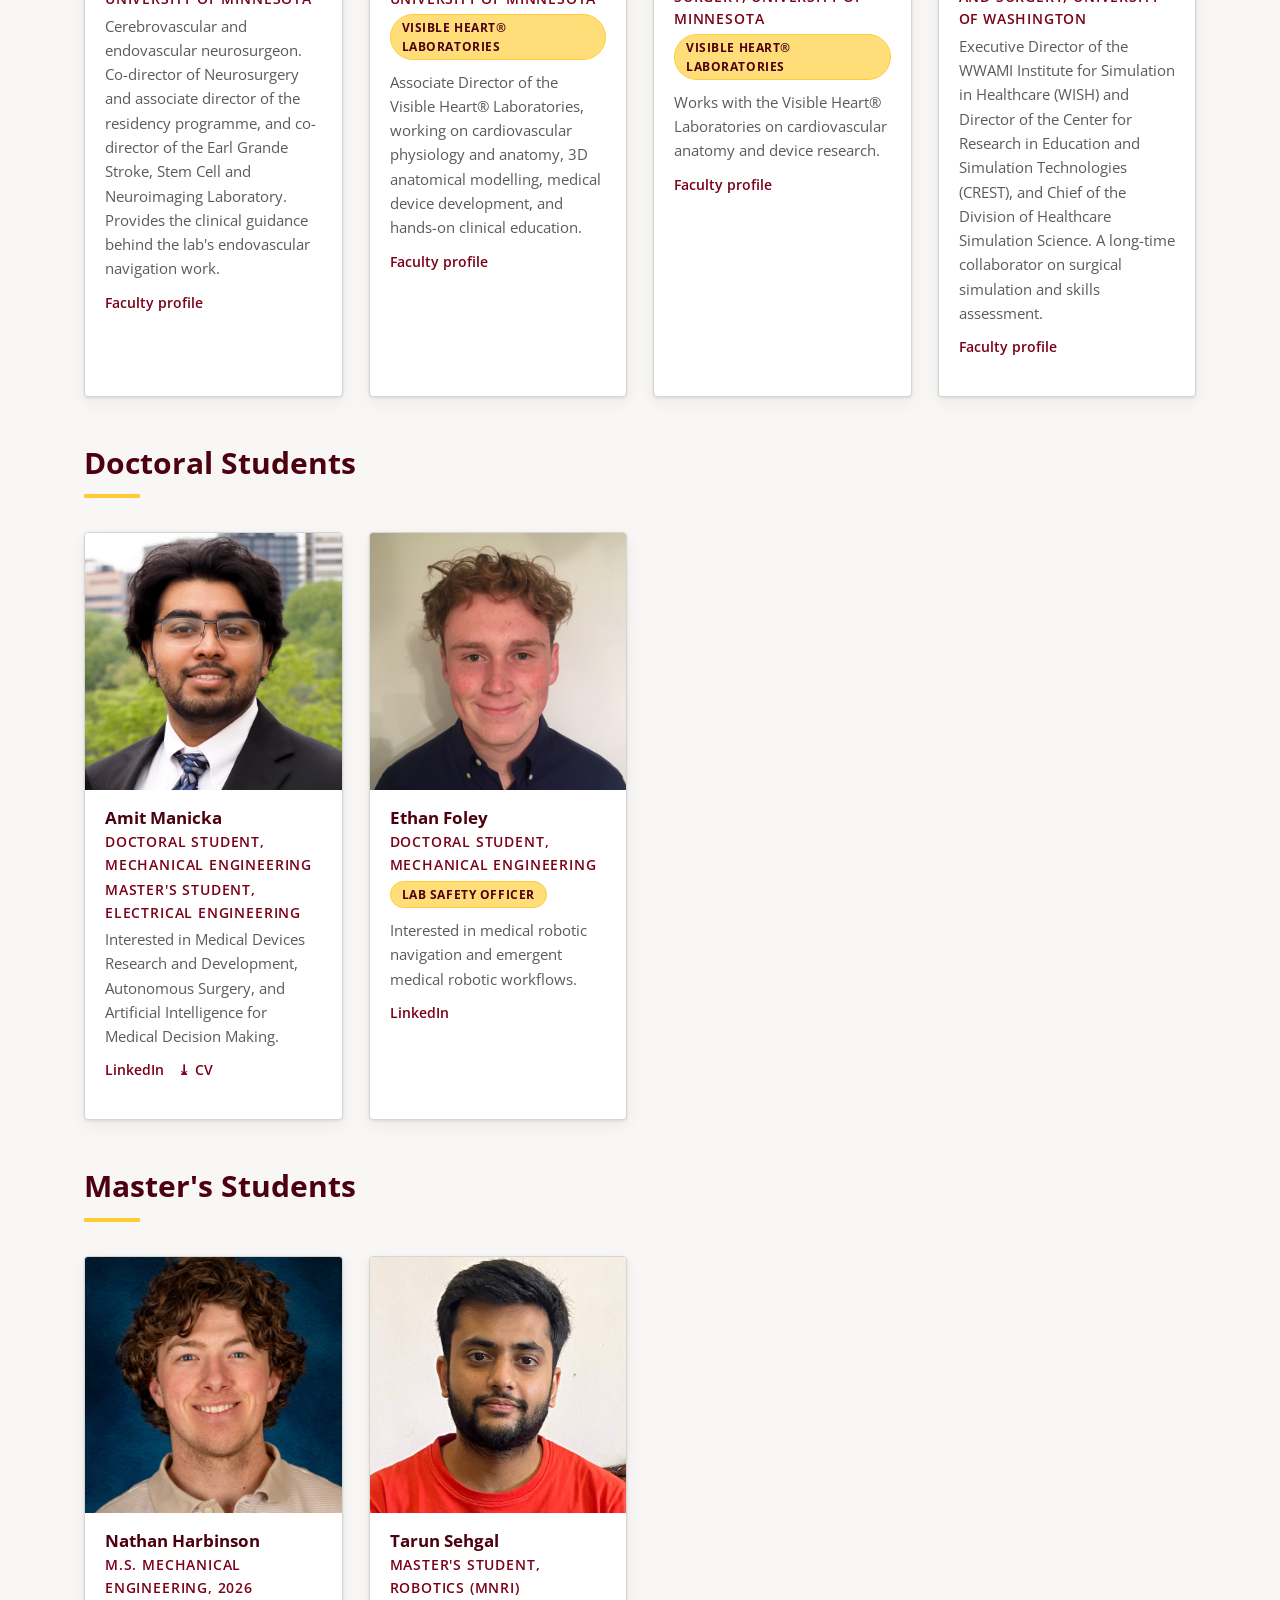
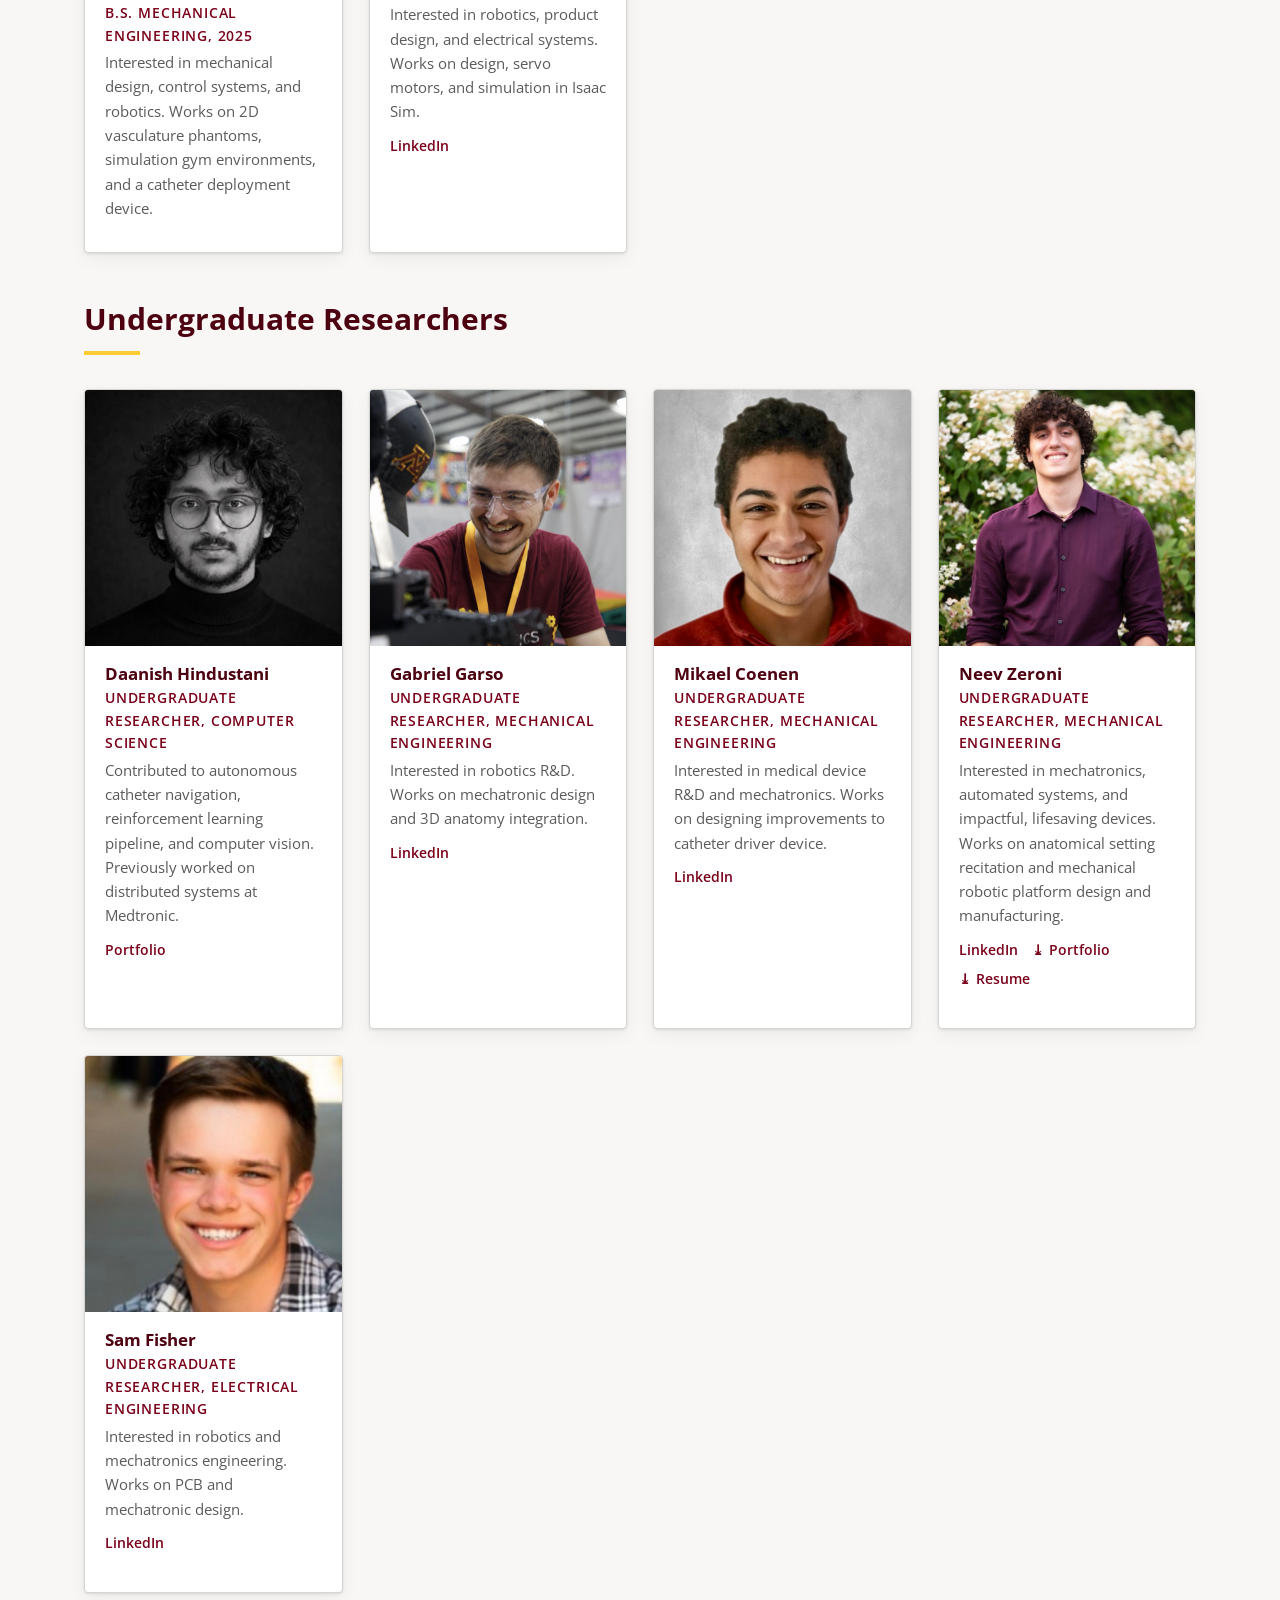
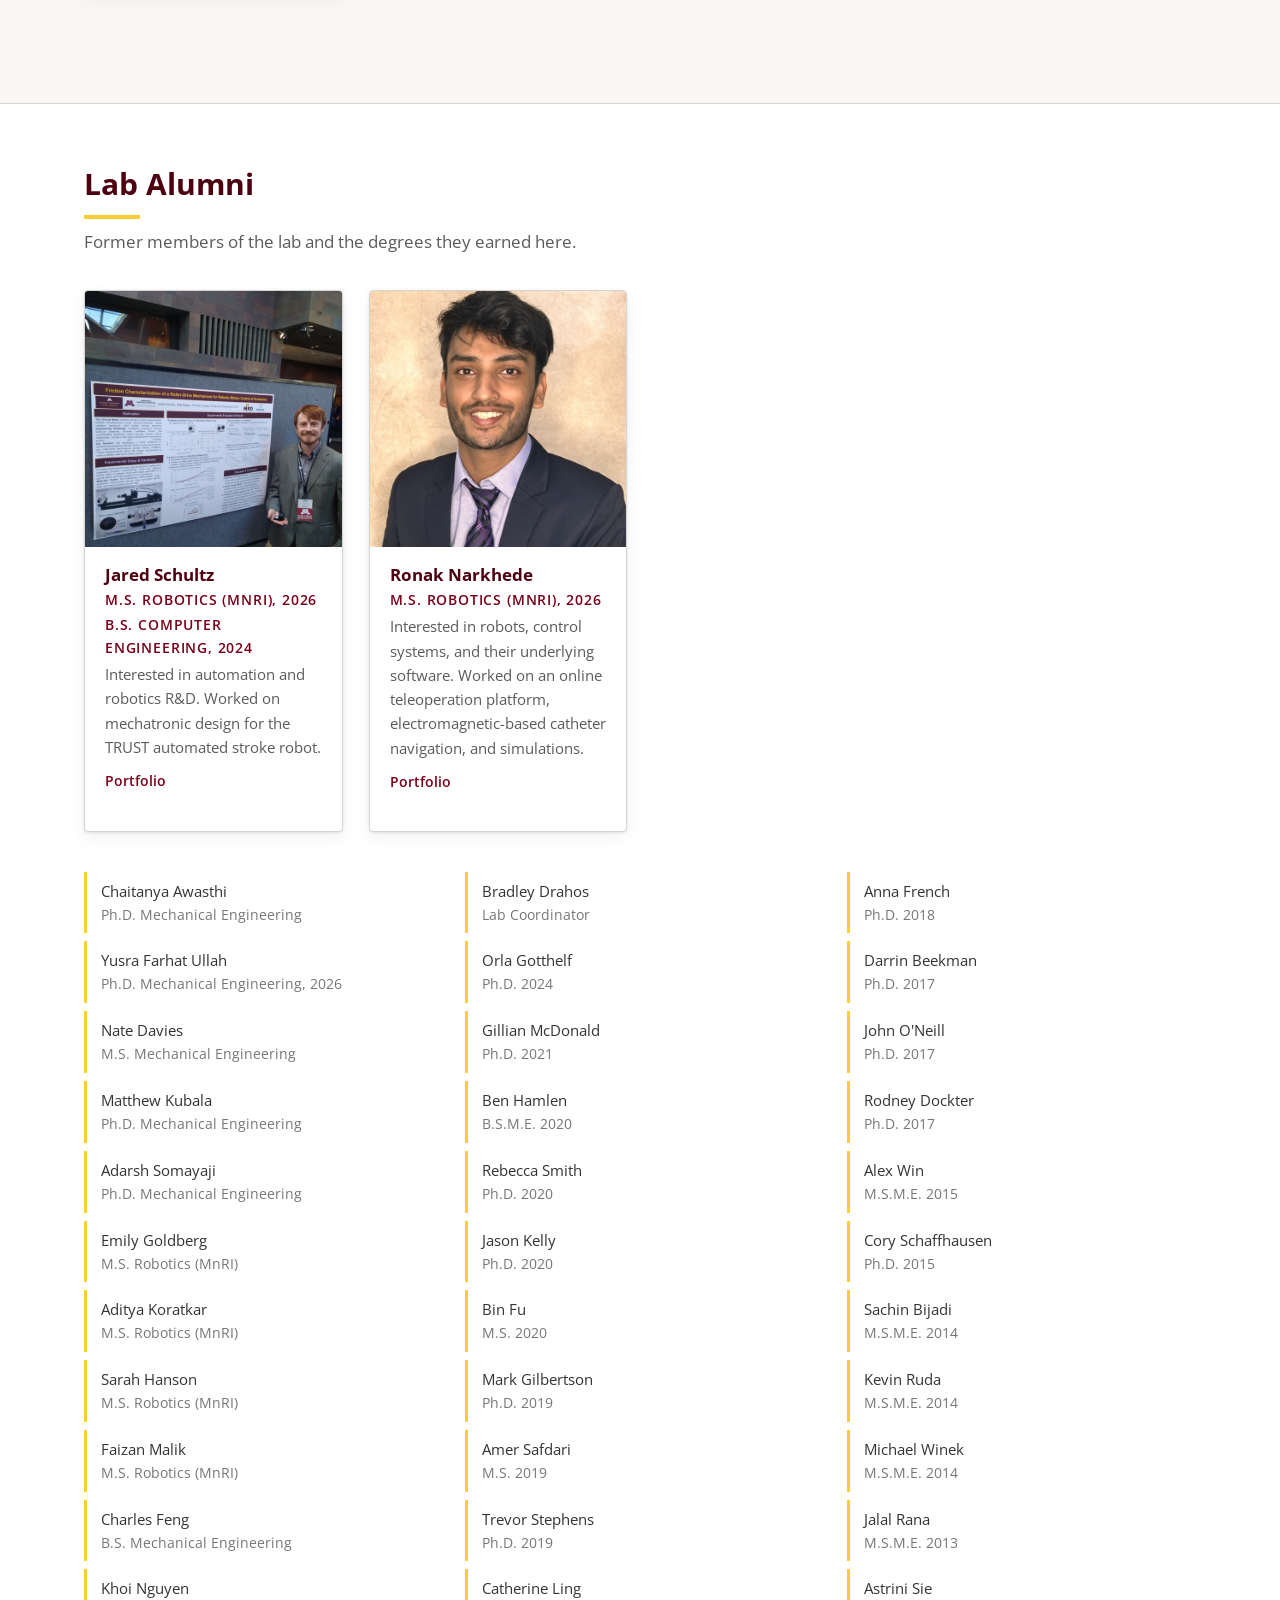
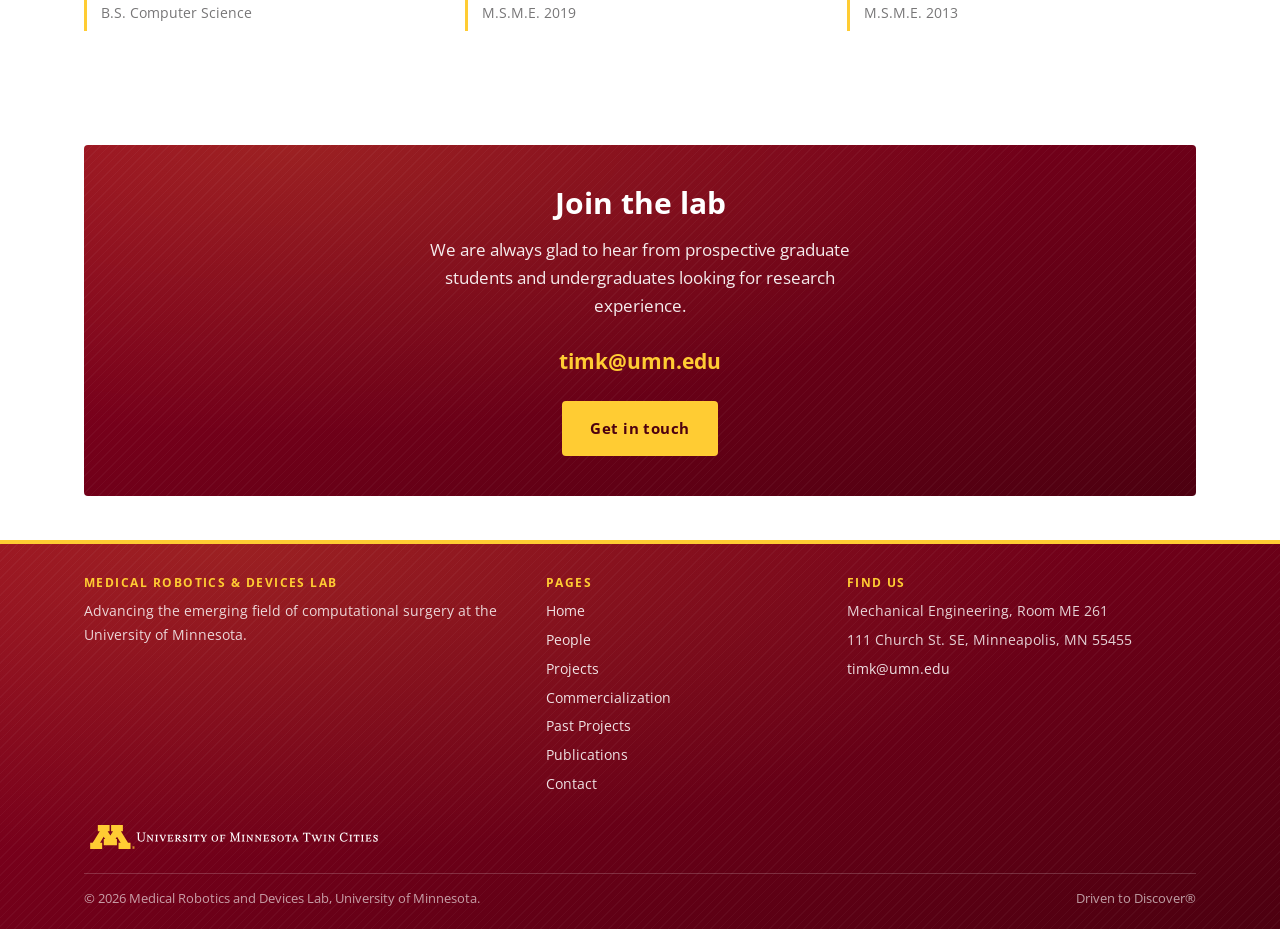
<file: people.html>
<!DOCTYPE html>
<html lang="en">
<head>
<meta charset="utf-8">
<meta name="viewport" content="width=device-width, initial-scale=1">
<title>People | Medical Robotics and Devices Lab</title>
<meta name="description" content="Faculty, students, and alumni of the Medical Robotics and Devices Lab at the University of Minnesota.">
<link rel="icon" href="images/shared/mrd-logo.png">
<link href="https://fonts.googleapis.com/css2?family=Open+Sans:wght@400;600;700&display=swap" rel="stylesheet">
<link rel="stylesheet" href="css/style.css?v=6757a9a8">
</head>
<body>

<a class="skip-link" href="#main">Skip to main content</a>

<div class="topbar">
  <div class="wrap">
    <span><a href="https://twin-cities.umn.edu/">University of Minnesota &middot; Twin Cities</a></span>
    <span><a href="contact.html">Join the lab &rarr;</a></span>
  </div>
</div>

<header class="masthead">
  <div class="wrap">
    <div class="brand">
      <a class="title" href="index.html">Medical Robotics &amp; Devices Lab</a>
      <span class="sub">
        <a class="umn" href="https://cse.umn.edu/"
           aria-label="University of Minnesota College of Science and Engineering">
          <img src="images/shared/umn-wordmark-light.svg"
               alt="University of Minnesota Twin Cities" width="190" height="23">
        </a>
        <a class="dept" href="https://cse.umn.edu/me">Mechanical Engineering</a>
      </span>
    </div>
    <a class="brand-logo" href="index.html" aria-label="MRD Lab home">
      <img src="images/shared/mrd-logo.png" alt="Medical Robotics and Devices Lab logo">
    </a>
  </div>
</header>

<div class="navbar">
  <div class="wrap">
    <button class="nav-toggle" aria-expanded="false" aria-controls="primary-nav">Menu</button>
    <nav class="nav" id="primary-nav" aria-label="Primary">
      <ul>
        <li><a href="index.html">Home</a></li>
        <li><a href="people.html" aria-current="page">People</a></li>
        <li><a href="projects.html">Projects</a></li>
        <li><a href="commercialization.html">Commercialization</a></li>
        <li><a href="past-projects.html">Past Projects</a></li>
        <li><a href="https://scholar.google.com/citations?user=cNrTOccAAAAJ&amp;hl=en&amp;view_op=list_works&amp;sortby=pubdate"
               target="_blank" rel="noopener">Publications</a></li>
        <li><a href="contact.html">Contact</a></li>
      </ul>
    </nav>
  </div>
</div>

<main id="main">

  <div class="page-head textured">
    <div class="wrap">
      <h1>People</h1>
      <p>
        The faculty, staff, and students who design, build, and test the lab's
        robots, instruments, and algorithms.
      </p>
    </div>
  </div>

  <!-- ===================================================== lead faculty -->
  <section>
    <div class="wrap">
      <div class="section-head">
        <h2>Lead Faculty</h2>
      </div>
      <div id="lead-faculty"></div>
    </div>
  </section>

  <!-- ====================================================== lab members -->
  <section class="alt">
    <div class="wrap">
      <div id="people-groups"></div>
    </div>
  </section>

  <!-- =========================================================== alumni -->
  <section>
    <div class="wrap">
      <div class="section-head">
        <h2>Lab Alumni</h2>
        <p>Former members of the lab and the degrees they earned here.</p>
      </div>
      <div id="alumni-cards" style="margin-bottom:40px;"></div>
      <ul class="alumni-list" id="alumni-list"></ul>
    </div>
  </section>

  <!-- ============================================================== CTA -->
  <section class="tight">
    <div class="wrap">
      <div class="contact-cta textured">
        <h2>Join the lab</h2>
        <p>
          We are always glad to hear from prospective graduate students and
          undergraduates looking for research experience.
        </p>
        <a class="email" href="mailto:timk@umn.edu">timk@umn.edu</a><br>
        <a class="btn btn-gold" href="contact.html">Get in touch</a>
      </div>
    </div>
  </section>

</main>

<footer class="site-footer textured">
  <div class="wrap">
    <div class="footer-grid">
      <div>
        <h4>Medical Robotics &amp; Devices Lab</h4>
        <p style="margin:0 0 10px;">
          Advancing the emerging field of computational surgery at the
          University of Minnesota.
        </p>
      </div>
      <div>
        <h4>Pages</h4>
        <ul>
          <li><a href="index.html">Home</a></li>
          <li><a href="people.html">People</a></li>
          <li><a href="projects.html">Projects</a></li>
          <li><a href="commercialization.html">Commercialization</a></li>
          <li><a href="past-projects.html">Past Projects</a></li>
          <li><a href="https://scholar.google.com/citations?user=cNrTOccAAAAJ&amp;hl=en&amp;view_op=list_works&amp;sortby=pubdate" target="_blank" rel="noopener">Publications</a></li>
          <li><a href="contact.html">Contact</a></li>
        </ul>
      </div>
      <div>
        <h4>Find us</h4>
        <ul>
          <li>Mechanical Engineering, Room ME 261</li>
          <li>111 Church St. SE, Minneapolis, MN 55455</li>
          <li><a href="mailto:timk@umn.edu">timk@umn.edu</a></li>
        </ul>
      </div>
    </div>
      <div class="footer-umn">
        <img src="images/shared/umn-wordmark-reversed.svg"
             alt="University of Minnesota, Twin Cities" width="300" height="36">
      </div>
    <div class="footer-bottom">
      <span>&copy; <span id="year">2026</span> Medical Robotics and Devices Lab, University of Minnesota.</span>
      <span>Driven to Discover&reg;</span>
    </div>
  </div>
</footer>

<script src="js/site.js?v=86cdca7e"></script>
<script src="js/people-render.js?v=90c00307"></script>
<script>document.getElementById('year').textContent = new Date().getFullYear();</script>
</body>
</html>
</file>
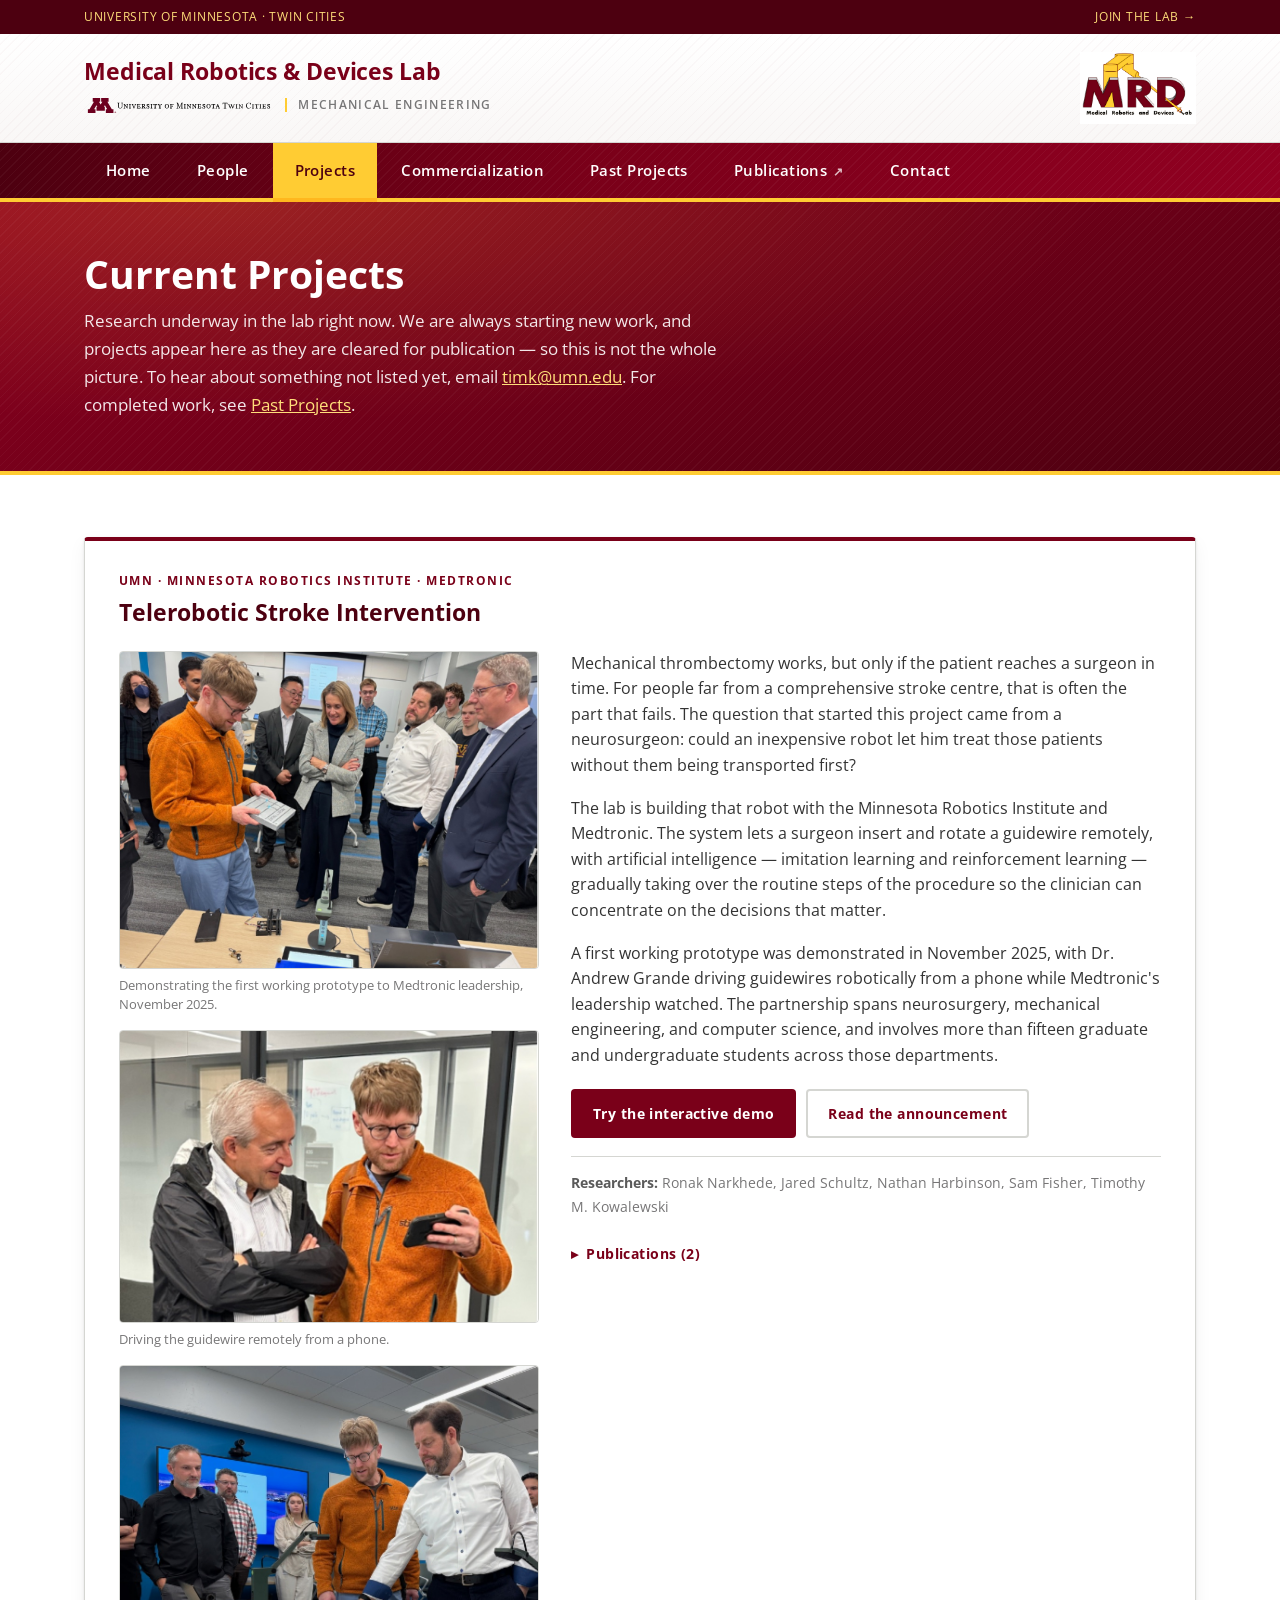
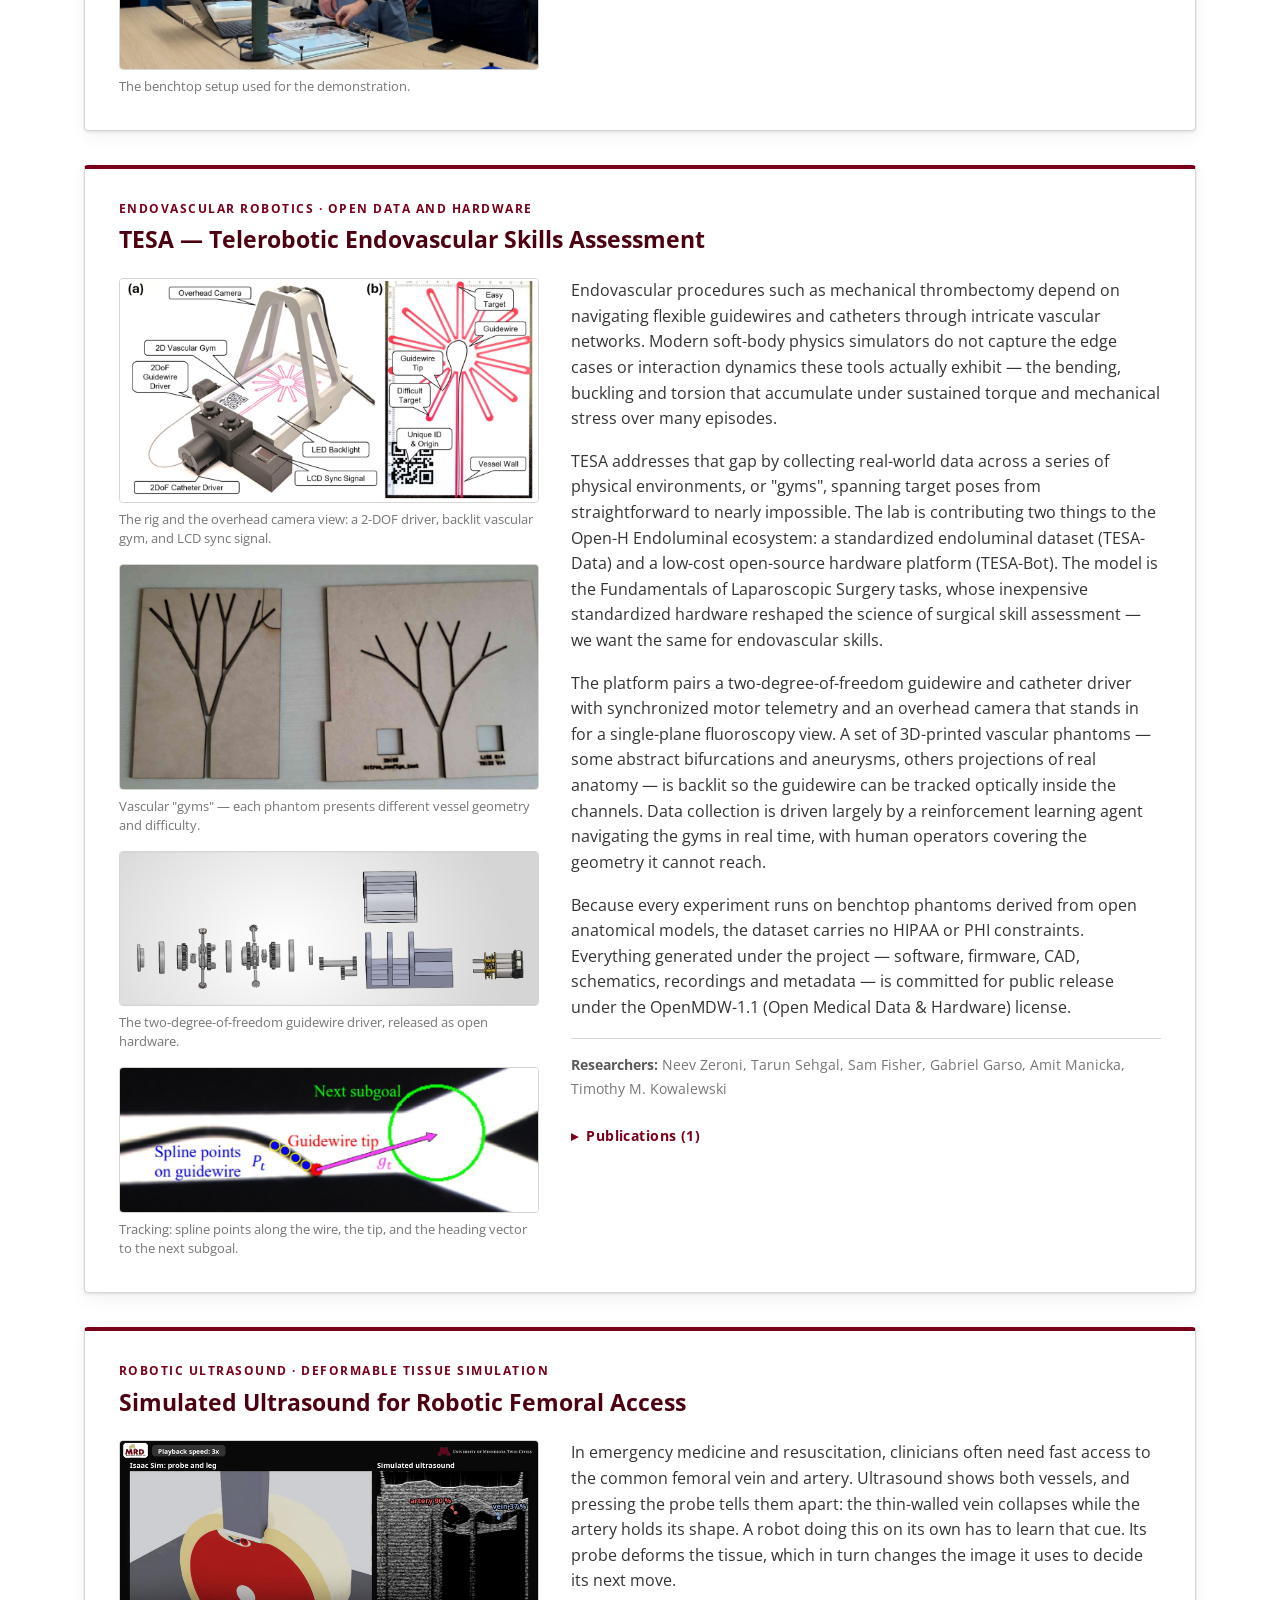
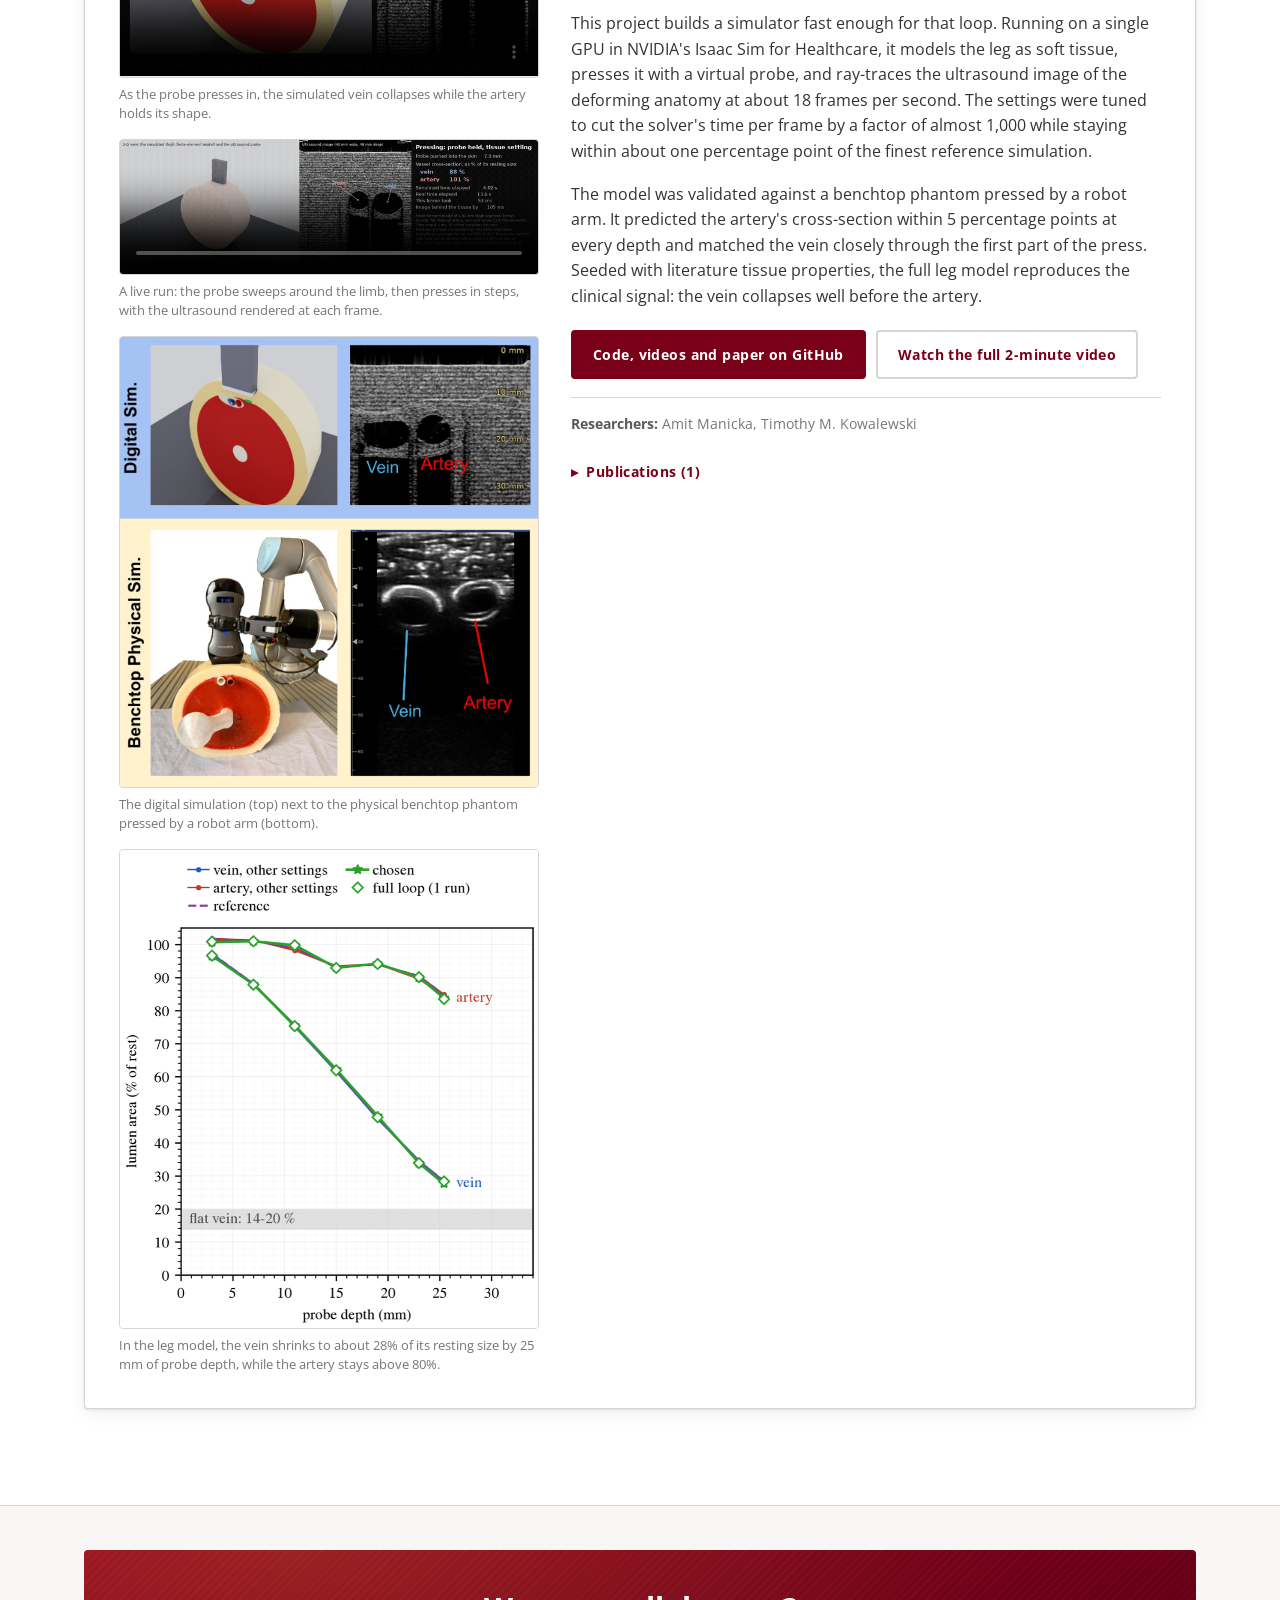
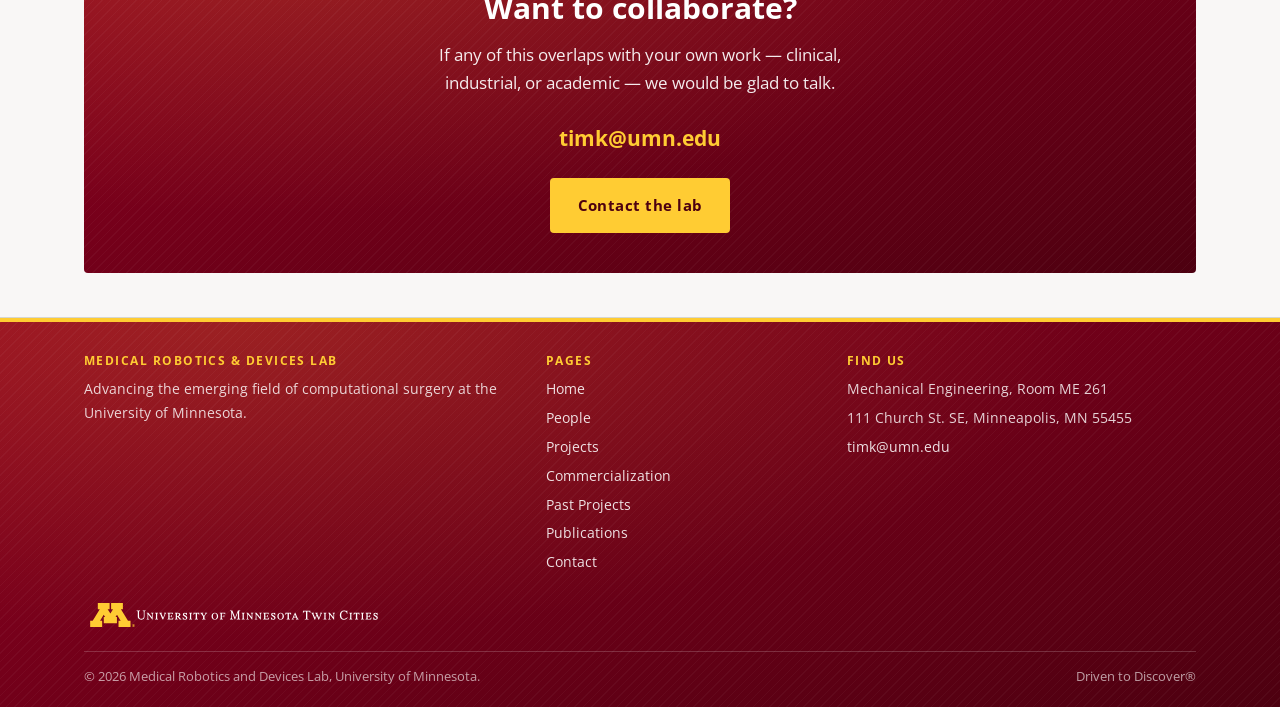
<file: projects.html>
<!DOCTYPE html>
<html lang="en">
<head>
<meta charset="utf-8">
<meta name="viewport" content="width=device-width, initial-scale=1">
<title>Current Projects | Medical Robotics and Devices Lab</title>
<meta name="description" content="Research underway in the Medical Robotics and Devices Lab at the University of Minnesota.">
<link rel="icon" href="images/shared/mrd-logo.png">
<link href="https://fonts.googleapis.com/css2?family=Open+Sans:wght@400;600;700&display=swap" rel="stylesheet">
<link rel="stylesheet" href="css/style.css?v=6757a9a8">
</head>
<body>

<a class="skip-link" href="#main">Skip to main content</a>

<div class="topbar">
  <div class="wrap">
    <span><a href="https://twin-cities.umn.edu/">University of Minnesota &middot; Twin Cities</a></span>
    <span><a href="contact.html">Join the lab &rarr;</a></span>
  </div>
</div>

<header class="masthead">
  <div class="wrap">
    <div class="brand">
      <a class="title" href="index.html">Medical Robotics &amp; Devices Lab</a>
      <span class="sub">
        <a class="umn" href="https://cse.umn.edu/"
           aria-label="University of Minnesota College of Science and Engineering">
          <img src="images/shared/umn-wordmark-light.svg"
               alt="University of Minnesota Twin Cities" width="190" height="23">
        </a>
        <a class="dept" href="https://cse.umn.edu/me">Mechanical Engineering</a>
      </span>
    </div>
    <a class="brand-logo" href="index.html" aria-label="MRD Lab home">
      <img src="images/shared/mrd-logo.png" alt="Medical Robotics and Devices Lab logo">
    </a>
  </div>
</header>

<div class="navbar">
  <div class="wrap">
    <button class="nav-toggle" aria-expanded="false" aria-controls="primary-nav">Menu</button>
    <nav class="nav" id="primary-nav" aria-label="Primary">
      <ul>
        <li><a href="index.html">Home</a></li>
        <li><a href="people.html">People</a></li>
        <li><a href="projects.html" aria-current="page">Projects</a></li>
        <li><a href="commercialization.html">Commercialization</a></li>
        <li><a href="past-projects.html">Past Projects</a></li>
        <li><a href="https://scholar.google.com/citations?user=cNrTOccAAAAJ&amp;hl=en&amp;view_op=list_works&amp;sortby=pubdate"
               target="_blank" rel="noopener">Publications</a></li>
        <li><a href="contact.html">Contact</a></li>
      </ul>
    </nav>
  </div>
</div>

<main id="main">

  <div class="page-head textured">
    <div class="wrap">
      <h1>Current Projects</h1>
      <p>
        Research underway in the lab right now. We are always starting new work,
        and projects appear here as they are cleared for publication &mdash; so
        this is not the whole picture. To hear about something not listed yet,
        email <a href="mailto:timk@umn.edu" style="color:var(--gold-pale);">timk@umn.edu</a>.
        For completed work, see
        <a href="past-projects.html" style="color:var(--gold-pale);">Past Projects</a>.
      </p>
    </div>
  </div>

  <section>
    <div class="wrap">
      <div id="projects-list" data-status="active"></div>

      <!-- Shown only when nothing is marked "active" in projects/index.json -->
      <div id="projects-empty" class="empty-note" hidden>
        <p style="margin-bottom:0;">
          <strong>Write-ups of our current projects are on the way.</strong>
          In the meantime, the lab's completed work is documented on the
          <a href="past-projects.html">Past Projects</a> page, and the full
          publication record is on
          <a href="https://scholar.google.com/citations?user=cNrTOccAAAAJ&amp;hl=en&amp;view_op=list_works&amp;sortby=pubdate"
             target="_blank" rel="noopener">Google Scholar</a>.
        </p>
      </div>
    </div>
  </section>

  <!-- ============================================================== CTA -->
  <section class="tight alt">
    <div class="wrap">
      <div class="contact-cta textured">
        <h2>Want to collaborate?</h2>
        <p>
          If any of this overlaps with your own work &mdash; clinical, industrial, or
          academic &mdash; we would be glad to talk.
        </p>
        <a class="email" href="mailto:timk@umn.edu">timk@umn.edu</a><br>
        <a class="btn btn-gold" href="contact.html">Contact the lab</a>
      </div>
    </div>
  </section>

</main>

<footer class="site-footer textured">
  <div class="wrap">
    <div class="footer-grid">
      <div>
        <h4>Medical Robotics &amp; Devices Lab</h4>
        <p style="margin:0 0 10px;">
          Advancing the emerging field of computational surgery at the
          University of Minnesota.
        </p>
      </div>
      <div>
        <h4>Pages</h4>
        <ul>
          <li><a href="index.html">Home</a></li>
          <li><a href="people.html">People</a></li>
          <li><a href="projects.html">Projects</a></li>
          <li><a href="commercialization.html">Commercialization</a></li>
          <li><a href="past-projects.html">Past Projects</a></li>
          <li><a href="https://scholar.google.com/citations?user=cNrTOccAAAAJ&amp;hl=en&amp;view_op=list_works&amp;sortby=pubdate" target="_blank" rel="noopener">Publications</a></li>
          <li><a href="contact.html">Contact</a></li>
        </ul>
      </div>
      <div>
        <h4>Find us</h4>
        <ul>
          <li>Mechanical Engineering, Room ME 261</li>
          <li>111 Church St. SE, Minneapolis, MN 55455</li>
          <li><a href="mailto:timk@umn.edu">timk@umn.edu</a></li>
        </ul>
      </div>
    </div>
      <div class="footer-umn">
        <img src="images/shared/umn-wordmark-reversed.svg"
             alt="University of Minnesota, Twin Cities" width="300" height="36">
      </div>
    <div class="footer-bottom">
      <span>&copy; <span id="year">2026</span> Medical Robotics and Devices Lab, University of Minnesota.</span>
      <span>Driven to Discover&reg;</span>
    </div>
  </div>
</footer>

<script src="js/site.js?v=86cdca7e"></script>
<script src="js/projects-render.js?v=89f27fb7"></script>
<script>document.getElementById('year').textContent = new Date().getFullYear();</script>
</body>
</html>
</file>
<file: css/style.css>
/* ==========================================================================
   Medical Robotics and Devices Lab — University of Minnesota
   Palette and type pulled from the previous site (UMN "Folwell" theme).
   ========================================================================== */

:root {
  /* UMN brand colors, sampled from the old mrd.umn.edu stylesheet */
  --maroon:        #7a0019;
  --maroon-dark:   #4d0010;
  --maroon-mid:    #900021;
  --maroon-light:  #a10021;
  --gold:          #ffcc33;
  --gold-deep:     #ffb71e;
  --gold-pale:     #ffde7a;

  /* Neutrals */
  --ink:           #333333;
  --ink-soft:      #5a5a5a;
  --ink-faint:     #777677;
  --rule:          #d5d6d2;
  --paper:         #ffffff;
  --paper-warm:    #f9f7f6;
  --paper-grey:    #f0efee;

  --wrap:          1160px;
  --radius:        4px;
  --shadow:        0 1px 3px rgba(0, 0, 0, .10), 0 6px 18px rgba(0, 0, 0, .05);
  --shadow-lift:   0 2px 6px rgba(0, 0, 0, .13), 0 14px 32px rgba(0, 0, 0, .10);

  --sans: "Open Sans", Helvetica, "Helvetica Neue", Verdana, Geneva, sans-serif;
  --serif: Georgia, Times, "Times New Roman", serif;
}

/* --------------------------------------------------------------- reset -- */

*, *::before, *::after { box-sizing: border-box; }

body {
  margin: 0;
  font-family: var(--sans);
  font-size: 17px;
  line-height: 1.65;
  color: var(--ink);
  background: var(--paper);
  -webkit-font-smoothing: antialiased;
}

img { max-width: 100%; display: block; }

a { color: var(--maroon); }
a:hover { color: var(--maroon-light); }

h1, h2, h3, h4 {
  font-family: var(--sans);
  font-weight: 700;
  line-height: 1.2;
  color: var(--maroon-dark);
  margin: 0 0 .5em;
}

h1 { font-size: 2.45rem; }
h2 { font-size: 1.85rem; }
h3 { font-size: 1.22rem; }

p { margin: 0 0 1.1em; }

.wrap {
  max-width: var(--wrap);
  margin: 0 auto;
  padding: 0 24px;
}

.skip-link {
  position: absolute;
  left: -9999px;
  background: var(--gold);
  color: var(--maroon-dark);
  padding: 10px 18px;
  font-weight: 700;
  z-index: 100;
}
.skip-link:focus { left: 8px; top: 8px; }

/* ------------------------------------------------------- texture utils -- */

/* Fine diagonal weave laid over maroon fields — carries the "texture" of the
   old site's banner without needing an image file. */
.textured {
  position: relative;
  background-color: var(--maroon);
  background-image:
    repeating-linear-gradient(135deg,
      rgba(255, 255, 255, .035) 0px,
      rgba(255, 255, 255, .035) 1px,
      transparent 1px,
      transparent 6px),
    radial-gradient(ellipse at 18% 0%,
      rgba(255, 204, 51, .16) 0%,
      transparent 58%),
    linear-gradient(160deg, var(--maroon-mid) 0%, var(--maroon-dark) 100%);
}

/* ---------------------------------------------------------- top banner -- */

.topbar {
  background: var(--maroon-dark);
  color: #fff;
  font-size: .78rem;
  letter-spacing: .06em;
  text-transform: uppercase;
}
.topbar .wrap {
  display: flex;
  justify-content: space-between;
  align-items: center;
  min-height: 34px;
  gap: 16px;
}
.topbar a { color: var(--gold-pale); text-decoration: none; }
.topbar a:hover { color: #fff; text-decoration: underline; }

/* Light plate so the maroon/gold logo keeps its contrast */
.masthead {
  background-color: var(--paper);
  background-image:
    repeating-linear-gradient(135deg,
      rgba(122, 0, 25, .022) 0px,
      rgba(122, 0, 25, .022) 1px,
      transparent 1px,
      transparent 7px),
    linear-gradient(180deg, #fff 0%, var(--paper-warm) 100%);
  border-bottom: 1px solid var(--rule);
}
.masthead .wrap {
  display: flex;
  align-items: center;
  justify-content: space-between;
  gap: 24px;
  padding-top: 18px;
  padding-bottom: 18px;
}

.brand {
  display: flex;
  flex-direction: column;
  text-decoration: none;
  min-width: 0;
}
.brand .title {
  display: block;
  font-size: 1.42rem;
  font-weight: 700;
  line-height: 1.15;
  color: var(--maroon);
  letter-spacing: -.005em;
  text-decoration: none;
}
.brand .title:hover { color: var(--maroon-light); }
/* Official University wordmark + unit name, the way UMN brands its units.
   The department has no standalone banner image — its own site sets the unit
   name as text beside the campus wordmark, so this mirrors that. */
.brand .sub {
  display: flex;
  align-items: center;
  gap: 11px;
  margin-top: 8px;
  min-width: 0;
}
/* UMN brand policy: the wordmark links to the College, the unit name to the
   department. Separate targets, so they are separate anchors. */
.brand .sub .umn {
  display: block;
  line-height: 0;
  flex: none;
  border-radius: 2px;
}
.brand .sub .umn:hover { opacity: .78; }
.brand .sub img {
  height: 23px;
  width: auto;
  flex: none;
}
.brand .sub .dept {
  font-size: .76rem;
  letter-spacing: .11em;
  text-transform: uppercase;
  color: var(--ink-faint);
  font-weight: 600;
  padding-left: 11px;
  border-left: 2px solid var(--gold);
  line-height: 1.2;
  text-decoration: none;
}
.brand .sub .dept:hover { color: var(--maroon); text-decoration: underline; }

/* Lab logo, pinned top-right on every page */
.brand-logo {
  flex: none;
  display: block;
  line-height: 0;
}
.brand-logo img {
  height: 72px;
  width: auto;
}

/* ----------------------------------------------------------- nav (4 up) - */

.navbar {
  background-color: var(--maroon);
  background-image:
    repeating-linear-gradient(135deg,
      rgba(255, 255, 255, .04) 0px,
      rgba(255, 255, 255, .04) 1px,
      transparent 1px,
      transparent 6px),
    linear-gradient(90deg, var(--maroon-dark) 0%, var(--maroon) 46%, var(--maroon-mid) 100%);
  border-bottom: 4px solid var(--gold);
}
.navbar .wrap {
  display: flex;
  align-items: center;
  justify-content: space-between;
  gap: 16px;
  flex-wrap: wrap;
}

.nav-toggle {
  display: none;
  background: transparent;
  border: 2px solid var(--gold);
  color: var(--gold);
  font: inherit;
  font-weight: 700;
  font-size: .9rem;
  padding: 7px 14px;
  margin: 9px 0;
  border-radius: var(--radius);
  cursor: pointer;
}

.nav ul {
  list-style: none;
  margin: 0;
  padding: 0;
  display: flex;
  gap: 2px;
}
.nav a {
  display: block;
  padding: 15px 22px;
  color: #fff;
  text-decoration: none;
  font-weight: 600;
  font-size: .95rem;
  letter-spacing: .03em;
  border-bottom: 4px solid transparent;
  margin-bottom: -4px;
}
.nav a:hover {
  background: rgba(0, 0, 0, .20);
  color: var(--gold);
}
.nav a[aria-current="page"] {
  color: var(--maroon-dark);
  background: var(--gold);
  border-bottom-color: var(--gold-deep);
}

/* Publications leaves the site (Google Scholar) — mark it so that's no surprise */
.nav a[target="_blank"]::after {
  content: "↗";
  font-size: .78em;
  margin-left: 6px;
  opacity: .75;
  vertical-align: baseline;
}

/* ---------------------------------------------------------------- hero -- */

.hero {
  color: #fff;
  padding: 72px 0 78px;
  border-bottom: 4px solid var(--gold);
}
/* Text left, lab mark right — fills the empty half of the banner.
   The logo's own letters are maroon, so it sits on a light plate rather
   than directly on the maroon ground where it would disappear. */
.hero-grid {
  display: grid;
  grid-template-columns: minmax(0, 1fr) auto;
  gap: 56px;
  align-items: center;
}
.hero-mark {
  flex: none;
  background: var(--paper);
  border-radius: 8px;
  border-bottom: 5px solid var(--gold);
  padding: 30px 34px;
  box-shadow: 0 10px 34px rgba(0, 0, 0, .28);
}
.hero-mark img { width: 330px; height: auto; }

.hero h1 { color: #fff; max-width: 17ch; }
.hero .kicker {
  display: inline-block;
  font-size: .78rem;
  letter-spacing: .14em;
  text-transform: uppercase;
  color: var(--gold);
  font-weight: 700;
  margin-bottom: 14px;
}
.hero .lede {
  font-size: 1.16rem;
  max-width: 62ch;
  color: rgba(255, 255, 255, .93);
  margin-bottom: 1.6em;
}

/* page header for interior pages */
.page-head {
  color: #fff;
  padding: 48px 0 52px;
  border-bottom: 4px solid var(--gold);
}
.page-head h1 { color: #fff; margin-bottom: .25em; }
.page-head p {
  max-width: 64ch;
  color: rgba(255, 255, 255, .9);
  margin: 0;
}

/* -------------------------------------------------------------- button -- */

.btn {
  display: inline-block;
  padding: 13px 26px;
  font-weight: 700;
  font-size: .95rem;
  letter-spacing: .03em;
  text-decoration: none;
  border-radius: var(--radius);
  border: 2px solid transparent;
  transition: transform .12s ease, background-color .12s ease;
}
.btn:hover { transform: translateY(-1px); }

.btn-gold {
  background: var(--gold);
  color: var(--maroon-dark);
  border-color: var(--gold);
}
.btn-gold:hover { background: var(--gold-deep); color: var(--maroon-dark); }

.btn-ghost {
  border-color: rgba(255, 255, 255, .6);
  color: #fff;
}
.btn-ghost:hover { background: rgba(255, 255, 255, .12); color: #fff; }

.btn-maroon {
  background: var(--maroon);
  color: #fff;
  border-color: var(--maroon);
}
.btn-maroon:hover { background: var(--maroon-light); color: #fff; }

.btn-outline {
  background: transparent;
  color: var(--maroon);
  border-color: var(--rule);
}
.btn-outline:hover { border-color: var(--maroon); background: var(--paper-warm); }

/* Project call-to-action row (live demo, partner announcement) */
.project-links {
  display: flex;
  flex-wrap: wrap;
  gap: 10px;
  margin: 20px 0 0;
}
.project-links .btn { padding: 11px 20px; font-size: .9rem; }

/* ------------------------------------------------------------ sections -- */

section { padding: 62px 0; }
section.tight { padding: 44px 0; }
section.alt { background: var(--paper-warm); border-top: 1px solid var(--rule); border-bottom: 1px solid var(--rule); }

.section-head { margin-bottom: 34px; max-width: 68ch; }
.section-head h2 { margin-bottom: .3em; }
.section-head h2::after {
  content: "";
  display: block;
  width: 56px;
  height: 4px;
  background: var(--gold);
  margin-top: 14px;
}
.section-head p { color: var(--ink-soft); margin: 0; }

/* ---------------------------------------------------------- grid/cards -- */

.grid { display: grid; gap: 26px; }
.grid-2 { grid-template-columns: repeat(2, 1fr); }
.grid-3 { grid-template-columns: repeat(3, 1fr); }
.grid-4 { grid-template-columns: repeat(4, 1fr); }

.card {
  background: var(--paper);
  border: 1px solid var(--rule);
  border-top: 4px solid var(--maroon);
  border-radius: var(--radius);
  box-shadow: var(--shadow);
  overflow: hidden;
  display: flex;
  flex-direction: column;
  transition: box-shadow .16s ease, transform .16s ease;
}
.card:hover { box-shadow: var(--shadow-lift); transform: translateY(-2px); }
.card .card-body { padding: 24px; flex: 1; }
.card h3 { margin-bottom: .45em; }
.card h3 a { text-decoration: none; color: inherit; }
.card:hover h3 a { color: var(--maroon-light); text-decoration: underline; }
.card p { color: var(--ink-soft); font-size: .96rem; margin-bottom: 0; }

/* Stat / focus tiles on the home page */
.tile {
  background: var(--paper);
  border: 1px solid var(--rule);
  border-left: 5px solid var(--gold);
  border-radius: var(--radius);
  padding: 24px;
}
.tile h3 { font-size: 1.05rem; margin-bottom: .4em; }
.tile p { font-size: .94rem; color: var(--ink-soft); margin: 0; }

/* -------------------------------------------------------- people cards -- */

.person {
  background: var(--paper);
  border: 1px solid var(--rule);
  border-radius: var(--radius);
  box-shadow: var(--shadow);
  overflow: hidden;
  transition: box-shadow .16s ease, transform .16s ease;
}
.person:hover { box-shadow: var(--shadow-lift); transform: translateY(-2px); }

.person .photo {
  position: relative;
  aspect-ratio: 1 / 1;
  background: var(--paper-grey);
  overflow: hidden;
}
.person .photo img {
  width: 100%;
  height: 100%;
  object-fit: cover;
  /* Faces sit above centre in most portraits — a centred crop lops off the
     top of people's heads. Override per person with "Photo Focus:" in their
     info.txt, which sets an inline object-position. */
  object-position: 50% 22%;
}
/* Shown when no photo file is present yet */
.person .photo .placeholder {
  position: absolute;
  inset: 0;
  display: grid;
  place-items: center;
  font-size: 2.6rem;
  font-weight: 700;
  color: #fff;
  letter-spacing: .02em;
  background-color: var(--maroon);
  background-image:
    repeating-linear-gradient(135deg,
      rgba(255, 255, 255, .05) 0px,
      rgba(255, 255, 255, .05) 1px,
      transparent 1px,
      transparent 7px),
    linear-gradient(160deg, var(--maroon-mid) 0%, var(--maroon-dark) 100%);
}

.person .info { padding: 18px 20px 22px; }
.person .name { font-size: 1.06rem; font-weight: 700; color: var(--maroon-dark); margin: 0 0 3px; }
/* Degrees earned with the lab — maroon, so they read as the card's subject
   rather than muted metadata. Consecutive lines sit tight together. */
.person .role {
  font-size: .85rem;
  color: var(--maroon);
  font-weight: 600;
  text-transform: uppercase;
  letter-spacing: .06em;
  margin: 0 0 3px;
}
.person .role:last-of-type { margin-bottom: 10px; }
/* A duty held alongside the degree — safety officer, lab admin, etc. */
.person .lab-role {
  display: inline-block;
  font-size: .72rem;
  font-weight: 700;
  letter-spacing: .05em;
  text-transform: uppercase;
  color: var(--maroon-dark);
  background: var(--gold-pale);
  border: 1px solid var(--gold);
  border-radius: 999px;
  padding: 3px 11px;
  margin: 0 0 10px;
}

.person .blurb { font-size: .92rem; color: var(--ink-soft); margin: 0 0 10px; }
.person .links {
  font-size: .88rem;
  display: flex;
  flex-wrap: wrap;
  gap: 6px 14px;
}
.person .links a { text-decoration: none; font-weight: 600; }
.person .links a:hover { text-decoration: underline; }

/* Downloadable file (resume, portfolio PDF) — marked with a down arrow */
.person .links a.dl::before {
  content: "⤓";
  margin-right: 5px;
  font-weight: 700;
}

/* PI gets a wide, two-column treatment */
.person-lead {
  display: grid;
  grid-template-columns: 260px 1fr;
  border-top: 4px solid var(--maroon);
}
.person-lead .photo { aspect-ratio: auto; height: 100%; min-height: 260px; }
.person-lead .info { padding: 30px 32px; }
.person-lead .name { font-size: 1.5rem; }

/* Alumni: compact list, no photos */
.alumni-list {
  list-style: none;
  margin: 0;
  padding: 0;
  columns: 3;
  column-gap: 32px;
}
.alumni-list li {
  break-inside: avoid;
  padding: 7px 0 7px 14px;
  border-left: 3px solid var(--gold);
  margin-bottom: 8px;
  font-size: .95rem;
}
.alumni-list .yr { color: var(--ink-faint); font-size: .86rem; display: block; }

/* ------------------------------------------------------ project blocks -- */

.project-entry {
  background: var(--paper);
  border: 1px solid var(--rule);
  border-top: 4px solid var(--maroon);
  border-radius: var(--radius);
  box-shadow: var(--shadow);
  padding: 30px 34px 34px;
  margin-bottom: 34px;
}

.project-head { margin-bottom: 24px; }
.project-head h3 { font-size: 1.45rem; margin-bottom: 0; }
.project-head .tagline {
  font-size: .78rem;
  letter-spacing: .12em;
  text-transform: uppercase;
  color: var(--maroon);
  font-weight: 700;
  margin-bottom: 7px;
}

.badge {
  display: inline-block;
  vertical-align: middle;
  font-size: .64rem;
  font-weight: 700;
  letter-spacing: .1em;
  text-transform: uppercase;
  padding: 4px 10px;
  border-radius: 999px;
  position: relative;
  top: -2px;
}
.badge-past {
  background: var(--paper-grey);
  /* --ink-faint here measured 3.93:1 against this background, under the
     4.5:1 WCAG AA minimum for text this size. --ink-soft gives ~6:1. */
  color: var(--ink-soft);
  border: 1px solid var(--rule);
}

.project-grid {
  display: grid;
  grid-template-columns: minmax(0, 420px) minmax(0, 1fr);
  gap: 32px;
  align-items: start;
}

.project-media-col { display: grid; gap: 16px; }
.project-text-col p { font-size: .97rem; }

.media-item { margin: 0; }
.media-item img,
.media-item video {
  width: 100%;
  height: auto;
  display: block;
  border: 1px solid var(--rule);
  border-radius: var(--radius);
  background: var(--paper-grey);
}
/* Portrait clips (converted from the old site's tall GIFs) shouldn't tower
   over the text column. */
.media-item video { max-height: 420px; object-fit: contain; }

.media-item figcaption {
  font-size: .82rem;
  color: var(--ink-faint);
  padding-top: 7px;
  line-height: 1.45;
}

/* 16:9 responsive YouTube embed */
.media-embed {
  position: relative;
  padding-top: 56.25%;
  border-radius: var(--radius);
  overflow: hidden;
  border: 1px solid var(--rule);
  background: #000;
}
.media-embed iframe {
  position: absolute;
  inset: 0;
  width: 100%;
  height: 100%;
  border: 0;
}

.media-placeholder {
  display: grid;
  place-items: center;
  text-align: center;
  min-height: 220px;
  padding: 24px;
  border-radius: var(--radius);
  color: rgba(255, 255, 255, .85);
  font-size: .8rem;
  letter-spacing: .08em;
  text-transform: uppercase;
  background-color: var(--maroon);
  background-image:
    repeating-linear-gradient(135deg,
      rgba(255, 255, 255, .05) 0px,
      rgba(255, 255, 255, .05) 1px,
      transparent 1px,
      transparent 7px),
    linear-gradient(160deg, var(--maroon-mid) 0%, var(--maroon-dark) 100%);
}

.project-text-col .researchers {
  font-size: .88rem;
  color: var(--ink-faint);
  border-top: 1px solid var(--rule);
  padding-top: 14px;
  margin: 18px 0 0;
}
.project-text-col .researchers strong { color: var(--ink-soft); }

/* Collapsible publication list */
.pubs { margin-top: 18px; }
.pubs summary {
  cursor: pointer;
  font-size: .86rem;
  font-weight: 700;
  color: var(--maroon);
  letter-spacing: .03em;
  padding: 7px 0;
  list-style: none;
}
.pubs summary::-webkit-details-marker { display: none; }
.pubs summary::before {
  content: "▸";
  display: inline-block;
  margin-right: 8px;
  transition: transform .15s ease;
}
.pubs[open] summary::before { transform: rotate(90deg); }
.pubs summary:hover { color: var(--maroon-light); text-decoration: underline; }
.pubs ul {
  margin: 6px 0 0;
  padding: 0 0 0 22px;
  font-size: .88rem;
  color: var(--ink-soft);
}
.pubs li { margin-bottom: 7px; line-height: 1.45; }

/* Empty-state note where active projects will go */
.empty-note {
  border: 1px dashed var(--rule);
  border-left: 5px solid var(--gold);
  border-radius: var(--radius);
  background: var(--paper-warm);
  padding: 24px 26px;
  color: var(--ink-soft);
  font-size: .95rem;
}
.empty-note p:last-child { margin-bottom: 0; }

/* -------------------------------------------------- collaborators strip -- */

.collab-grid {
  display: grid;
  grid-template-columns: repeat(auto-fit, minmax(240px, 1fr));
  gap: 26px;
}

.collab {
  display: flex;
  flex-direction: column;
  background: var(--paper);
  border: 1px solid var(--rule);
  border-radius: var(--radius);
  box-shadow: var(--shadow);
  overflow: hidden;
  text-decoration: none;
  transition: box-shadow .16s ease, transform .16s ease;
}
.collab:hover { box-shadow: var(--shadow-lift); transform: translateY(-2px); }

/* Logo plate — white so partner marks keep their own colours */
.collab .logo {
  position: relative;
  height: 145px;   /* matches .logo.photo so all cards line up */
  background: #fff;
  border-bottom: 1px solid var(--rule);
  display: grid;
  place-items: center;
  /* Tight padding so a wide logo still fills the plate rather than
     shrinking to a stamp in the middle of it. */
  padding: 16px 20px;
}
.collab .logo img {
  max-height: 100%;
  max-width: 100%;
  width: auto;
  object-fit: contain;
}

/* Some collaborators publish no standalone logo, so the card uses a photo
   from their site instead — that fills the plate rather than sitting in it. */
.collab .logo.photo {
  padding: 0;
  background: var(--paper-grey);
}
.collab .logo.photo img {
  width: 100%;
  height: 100%;
  max-width: none;
  max-height: none;
  object-fit: cover;
  object-position: 50% 45%;
}
/* Until a logo file is dropped in, show a clean wordmark instead of the
   maroon tile used elsewhere. */
.collab .logo .placeholder {
  position: absolute;
  inset: 0;
  display: grid;
  place-items: center;
  text-align: center;
  padding: 16px;
  background: var(--paper-warm);
  background-image: none;
  color: var(--maroon);
  font-size: .95rem;
  font-weight: 700;
  line-height: 1.3;
  letter-spacing: .01em;
  text-transform: none;
}

/* The card is an <a>, so its parts are spans — make them stack. */
.collab .logo,
.collab .body,
.collab .name,
.collab .where,
.collab .what { display: block; }

.collab .body { padding: 18px 20px 20px; flex: 1; }
.collab .name {
  font-size: 1rem;
  font-weight: 700;
  line-height: 1.3;
  color: var(--maroon-dark);
  margin: 0 0 5px;
}
.collab .where {
  font-size: .76rem;
  letter-spacing: .07em;
  text-transform: uppercase;
  color: var(--ink-faint);
  margin: 0 0 9px;
}
.collab .what { font-size: .9rem; color: var(--ink-soft); margin: 0; }

/* --------------------------------------------------------- contact bits - */

.contact-grid {
  display: grid;
  grid-template-columns: 1.15fr 1fr;
  gap: 34px;
  align-items: start;
}

.contact-cta {
  border-radius: var(--radius);
  padding: 40px;
  color: #fff;
  text-align: center;
}
.contact-cta h2 { color: #fff; }
.contact-cta p { color: rgba(255, 255, 255, .92); max-width: 46ch; margin-left: auto; margin-right: auto; }
.contact-cta .email {
  display: inline-block;
  font-size: 1.32rem;
  font-weight: 700;
  color: var(--gold);
  text-decoration: none;
  margin: 6px 0 22px;
  word-break: break-word;
}
.contact-cta .email:hover { text-decoration: underline; color: var(--gold-pale); }

.info-block {
  background: var(--paper);
  border: 1px solid var(--rule);
  border-top: 4px solid var(--maroon);
  border-radius: var(--radius);
  box-shadow: var(--shadow);
  padding: 28px 30px;
  margin-bottom: 24px;
}
.info-block h3 { margin-bottom: .6em; }

.detail-list { list-style: none; margin: 0; padding: 0; }
.detail-list li {
  display: grid;
  grid-template-columns: 112px 1fr;
  gap: 12px;
  padding: 10px 0;
  border-bottom: 1px solid var(--rule);
  font-size: .95rem;
}
.detail-list li:last-child { border-bottom: 0; }
.detail-list .label {
  font-weight: 700;
  color: var(--maroon-dark);
  font-size: .8rem;
  letter-spacing: .06em;
  text-transform: uppercase;
  padding-top: 3px;
}
.detail-list address { font-style: normal; }

/* -------------------------------------------------------------- footer -- */

.site-footer {
  color: rgba(255, 255, 255, .82);
  padding: 32px 0 20px;
  border-top: 4px solid var(--gold);
  font-size: .9rem;
}
.site-footer h4 {
  color: var(--gold);
  font-size: .76rem;
  letter-spacing: .12em;
  text-transform: uppercase;
  margin-bottom: .7em;
}
.site-footer a { color: rgba(255, 255, 255, .88); text-decoration: none; }
.site-footer a:hover { color: var(--gold); text-decoration: underline; }
.site-footer ul { list-style: none; margin: 0; padding: 0; }
.site-footer li { margin-bottom: 5px; }
.site-footer p { margin-bottom: 0; }
.footer-grid {
  display: grid;
  grid-template-columns: 1.6fr 1fr 1.3fr;
  gap: 32px;
  padding-bottom: 18px;
}

/* Official University wordmark, reversed for the maroon ground */
.footer-umn {
  padding-bottom: 18px;
}
.footer-umn img {
  width: 300px;
  max-width: 70%;
  height: auto;
}

.footer-bottom {
  border-top: 1px solid rgba(255, 255, 255, .18);
  padding-top: 14px;
  font-size: .8rem;
  color: rgba(255, 255, 255, .62);
  display: flex;
  justify-content: space-between;
  gap: 16px;
  flex-wrap: wrap;
}

/* --------------------------------------------------------- responsive --- */

@media (max-width: 980px) {
  .grid-4 { grid-template-columns: repeat(3, 1fr); }
  .project-grid { grid-template-columns: 1fr; gap: 24px; }
  .contact-grid { grid-template-columns: 1fr; }

  /* Hero stacks: the mark's column is wider than a narrow viewport allows. */
  .hero-grid { grid-template-columns: 1fr; gap: 34px; }
  .hero-mark { justify-self: start; padding: 24px 28px; }
  .hero-mark img { width: 280px; }
  .alumni-list { columns: 2; }
  .footer-grid { grid-template-columns: 1fr 1fr; }
  .person-lead { grid-template-columns: 1fr; }
  .person-lead .photo { min-height: 300px; }
}

@media (max-width: 760px) {
  body { font-size: 16px; }
  h1 { font-size: 1.95rem; }
  h2 { font-size: 1.55rem; }

  .masthead .wrap { padding-top: 13px; padding-bottom: 13px; gap: 14px; }
  .brand .title { font-size: 1.05rem; }
  .brand .sub { gap: 7px; margin-top: 6px; flex-wrap: wrap; }
  .brand .sub img { height: 17px; }
  .brand .sub .dept {
    font-size: .6rem;
    letter-spacing: .07em;
    padding-left: 7px;
  }
  .brand-logo img { height: 50px; }

  .nav-toggle { display: block; }
  .nav {
    flex-basis: 100%;
    display: none;
  }
  .nav.open { display: block; }
  .nav ul { flex-direction: column; gap: 0; padding-bottom: 8px; }
  .nav a {
    border-bottom: 1px solid rgba(255, 255, 255, .14);
    border-left: 4px solid transparent;
    margin-bottom: 0;
    padding: 13px 10px;
  }
  .nav a[aria-current="page"] { border-left-color: var(--gold-deep); }

  .hero { padding: 44px 0 48px; }
  section { padding: 44px 0; }

  /* Stacked hero buttons read better matched than ragged */
  .hero-text .btn { display: block; text-align: center; }
  .hero-text .btn + .btn { margin-top: 10px; }

  /* Let the mark size to the card rather than a fixed 330px */
  .hero-mark {
    justify-self: stretch;
    padding: 20px 22px;
    border-bottom-width: 4px;
  }
  .hero-mark img { width: 100%; max-width: 280px; margin: 0 auto; }

  /* Shorter plates so a card isn't mostly logo on a small screen */
  .collab .logo { height: 118px; padding: 14px 16px; }

  .footer-umn { padding-bottom: 14px; }
  .footer-umn img { width: 240px; max-width: 78%; }

  .grid-2, .grid-3, .grid-4 { grid-template-columns: 1fr; }
  .alumni-list { columns: 1; }
  .footer-grid { grid-template-columns: 1fr; gap: 28px; }
  .project-entry { padding: 24px 20px 26px; }
  .project-head h3 { font-size: 1.25rem; }
  .contact-cta { padding: 30px 22px; }
  .detail-list li { grid-template-columns: 1fr; gap: 2px; }
}

/* People grid sizing — auto-fit so rows stay even as the roster changes */
.people-grid {
  display: grid;
  grid-template-columns: repeat(auto-fill, minmax(220px, 1fr));
  gap: 26px;
}

@media print {
  .topbar, .nav, .nav-toggle { display: none; }
  body { font-size: 11pt; }
}

/* ------------------------------------------------- research at a glance -- */

/* These four labels were previously baked into one banner image. Keeping
   them as real text satisfies WCAG 1.4.5 and lets them scale and translate. */
.research-grid {
  display: grid;
  grid-template-columns: repeat(4, 1fr);
  gap: 22px;
}

.research-item {
  margin: 0;
  background: var(--paper);
  border: 1px solid var(--rule);
  border-top: 4px solid var(--maroon);
  border-radius: var(--radius);
  box-shadow: var(--shadow);
  overflow: hidden;
  display: flex;
  flex-direction: column;
}

.research-item .shot {
  display: block;
  height: 200px;
  padding: 14px;
  background: #fff;
}
/* object-fit:contain on a filled box letterboxes reliably; max-height alone
   did not resolve against the padded box and the tall panels clipped. */
.research-item .shot img {
  width: 100%;
  height: 100%;
  object-fit: contain;
}

.research-item figcaption {
  border-top: 1px solid var(--rule);
  background: var(--paper-warm);
  padding: 13px 16px;
  font-size: .88rem;
  font-weight: 700;
  letter-spacing: .04em;
  text-transform: uppercase;
  color: var(--maroon);
  text-align: center;
}

@media (max-width: 760px) {
  .research-grid { grid-template-columns: repeat(2, 1fr); gap: 16px; }
  .research-item .shot { height: 150px; padding: 12px; }
  .research-item figcaption { font-size: .78rem; padding: 11px 10px; }
}

/* ---------------------------------------------------- commercialization -- */

.venture-list { display: grid; gap: 30px; }

.venture {
  display: grid;
  grid-template-columns: 300px minmax(0, 1fr);
  background: var(--paper);
  border: 1px solid var(--rule);
  border-top: 4px solid var(--maroon);
  border-radius: var(--radius);
  box-shadow: var(--shadow);
  overflow: hidden;
}

/* These logos are white-on-transparent, so each plate takes the company's
   own background colour, sampled from their site, rather than our maroon. */
.venture .logo {
  display: grid;
  place-items: center;
  padding: 30px 34px;
  min-height: 190px;
  background-color: var(--plate, var(--maroon-dark));
  background-image:
    repeating-linear-gradient(135deg,
      rgba(255, 255, 255, .035) 0px,
      rgba(255, 255, 255, .035) 1px,
      transparent 1px,
      transparent 7px),
    linear-gradient(160deg, rgba(255, 255, 255, .07) 0%, rgba(0, 0, 0, .18) 100%);
}
.venture .logo.csats     { --plate: #173440; }  /* csats.com */
.venture .logo.lightside { --plate: #081927; }  /* lightsidesurgical.com */
/* height:auto matters — without it the img's height attribute wins once
   max-width shrinks the element, and the logo distorts. */
.venture .logo img { max-width: 100%; max-height: 120px; width: auto; height: auto; }
.venture .logo:hover img { opacity: .85; }

.venture-body { padding: 28px 32px; }
.venture-body h2 { font-size: 1.4rem; margin-bottom: .25em; }
.venture-body .meta {
  font-size: .78rem;
  letter-spacing: .07em;
  text-transform: uppercase;
  color: var(--ink-faint);
  font-weight: 600;
  margin-bottom: 1em;
}
.venture-body p { font-size: .97rem; }
.venture-links { margin: 18px 0 0; }

@media (max-width: 760px) {
  .venture { grid-template-columns: 1fr; }
  .venture .logo { min-height: 150px; padding: 24px 26px; }
  .venture .logo img { max-height: 92px; }
  .venture-body { padding: 22px 22px 24px; }
}
</file>
